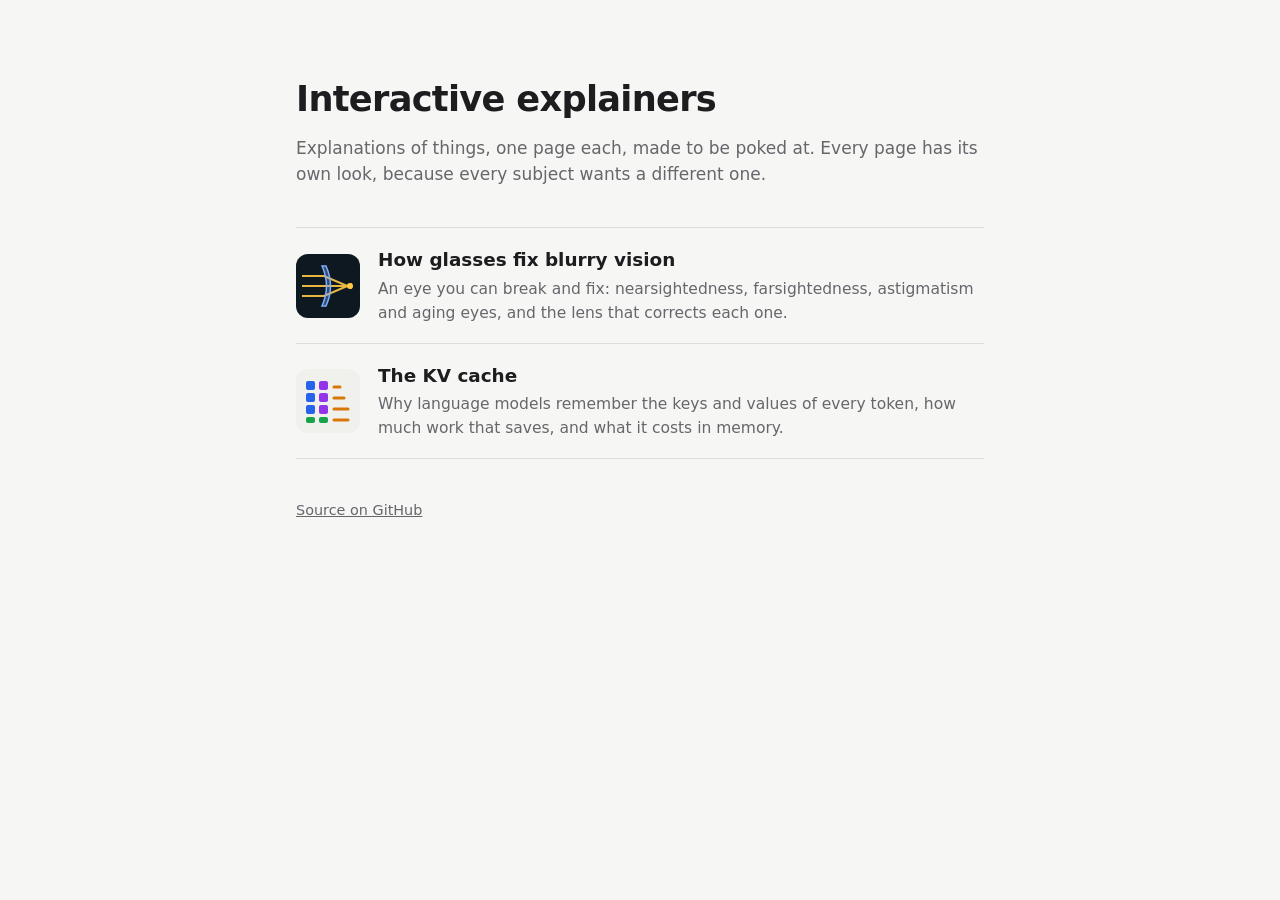
<file: index.html>
<!doctype html>
<html lang="en">
<head>
  <meta charset="utf-8" />
  <meta name="viewport" content="width=device-width, initial-scale=1" />
  <title>Interactive Explainers</title>
  <meta name="description" content="Interactive explanations of things, one page each, made to be poked at." />
  <link rel="icon" href="data:image/svg+xml,%3Csvg xmlns='http://www.w3.org/2000/svg' viewBox='0 0 32 32'%3E%3Ccircle cx='16' cy='16' r='12' fill='none' stroke='%23555' stroke-width='3'/%3E%3Ccircle cx='16' cy='16' r='4' fill='%23555'/%3E%3C/svg%3E" />
  <style>
    :root {
      --bg: #f6f6f5; --fg: #1d1d1f; --muted: #66666b; --line: #deddda; --hover: #ffffff;
      color-scheme: light;
    }
    @media (prefers-color-scheme: dark) {
      :root:not([data-theme="light"]) { --bg: #141416; --fg: #ececee; --muted: #9a9aa2; --line: #2c2c31; --hover: #1d1d21; color-scheme: dark; }
    }
    :root[data-theme="dark"] { --bg: #141416; --fg: #ececee; --muted: #9a9aa2; --line: #2c2c31; --hover: #1d1d21; color-scheme: dark; }
    * { box-sizing: border-box; }
    body {
      margin: 0; background: var(--bg); color: var(--fg);
      font: 17px/1.55 ui-sans-serif, system-ui, -apple-system, "Segoe UI", sans-serif;
    }
    main { max-width: 720px; margin: 0 auto; padding: 72px 16px 64px; }
    h1 { font-size: 2.2rem; letter-spacing: -0.02em; margin: 0 0 8px; }
    .intro { color: var(--muted); margin: 0 0 40px; }
    ul { list-style: none; margin: 0; padding: 0; border-top: 1px solid var(--line); }
    li { border-bottom: 1px solid var(--line); }
    li a {
      display: grid; grid-template-columns: 64px 1fr; gap: 18px; align-items: center;
      padding: 18px 12px; margin: 0 -12px; color: inherit; text-decoration: none; border-radius: 10px;
    }
    li a:hover { background: var(--hover); }
    li a:focus-visible { outline: 3px solid currentColor; outline-offset: 2px; }
    li img { width: 64px; height: 64px; display: block; }
    li h2 { font-size: 1.15rem; margin: 0 0 2px; }
    li p { margin: 0; color: var(--muted); font-size: 0.97rem; }
    footer { margin-top: 40px; color: var(--muted); font-size: 0.9rem; }
    footer a { color: inherit; }
  </style>
</head>
<body>
  <main>
    <h1>Interactive explainers</h1>
    <p class="intro">Explanations of things, one page each, made to be poked at. Every page has its own look, because every subject wants a different one.</p>

    <!-- One <li> per explainer, newest first. Each lives in its own folder; see README.md. -->
    <ul>
      <li>
        <a href="lenses/">
          <img src="lenses/thumb.svg" alt="" />
          <div>
            <h2>How glasses fix blurry vision</h2>
            <p>An eye you can break and fix: nearsightedness, farsightedness, astigmatism and aging eyes, and the lens that corrects each one.</p>
          </div>
        </a>
      </li>
      <li>
        <a href="kv-cache/">
          <img src="kv-cache/thumb.svg" alt="" />
          <div>
            <h2>The KV cache</h2>
            <p>Why language models remember the keys and values of every token, how much work that saves, and what it costs in memory.</p>
          </div>
        </a>
      </li>
    </ul>

    <footer><a href="https://github.com/Mapharazzo/interactive">Source on GitHub</a></footer>
  </main>
</body>
</html>
</file>
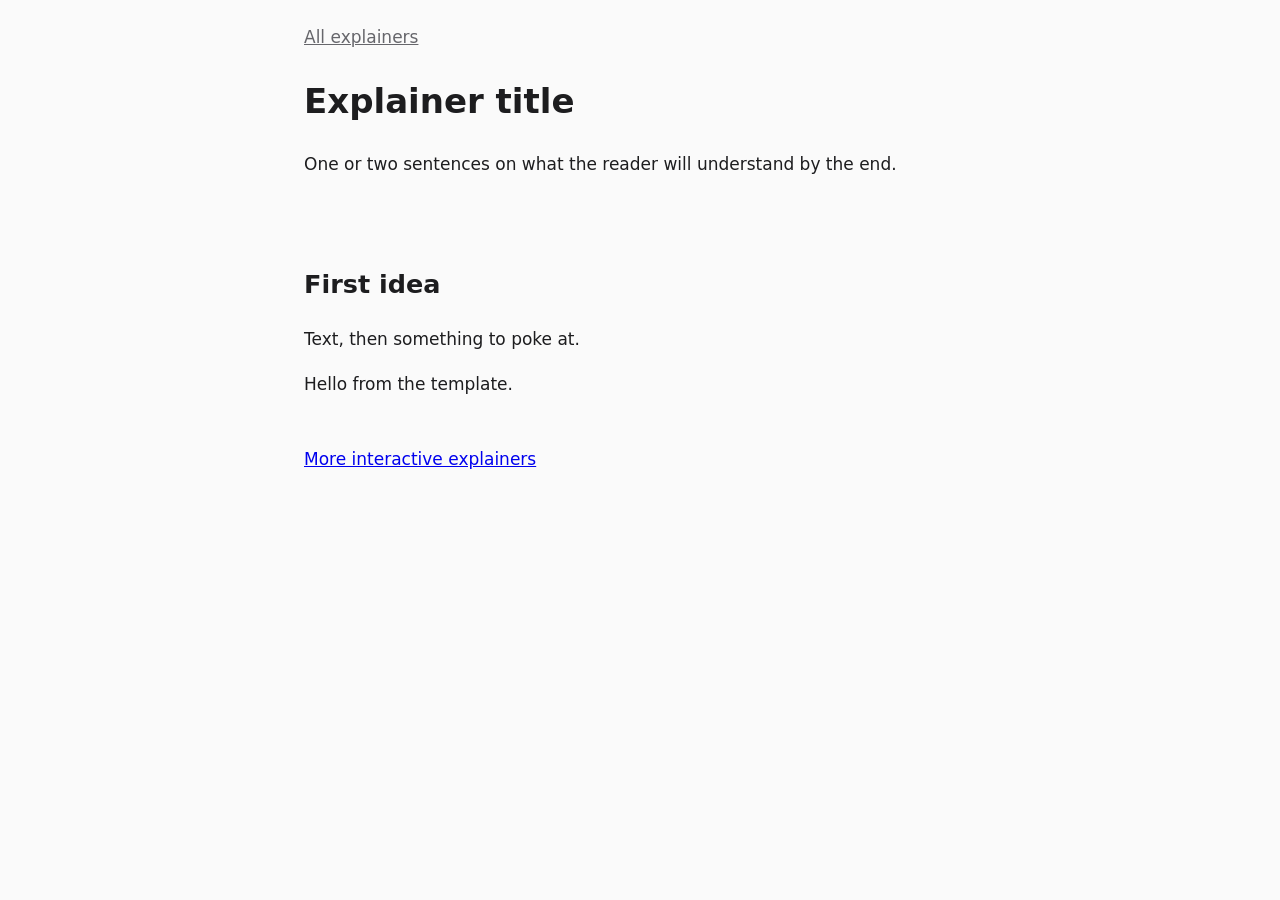
<file: _template/index.html>
<!doctype html>
<html lang="en">
<head>
  <meta charset="utf-8" />
  <meta name="viewport" content="width=device-width, initial-scale=1" />
  <title>Explainer Title</title>
  <meta name="description" content="One sentence on what this explains." />
  <link rel="icon" href="thumb.svg" type="image/svg+xml" />
  <link rel="stylesheet" href="style.css" />
</head>
<body>
  <header>
    <a class="home" href="../">All explainers</a>
    <h1>Explainer title</h1>
    <p>One or two sentences on what the reader will understand by the end.</p>
  </header>
  <main>
    <section>
      <h2>First idea</h2>
      <p>Text, then something to poke at.</p>
      <div id="demo"></div>
    </section>
  </main>
  <footer><a href="../">More interactive explainers</a></footer>
  <script type="module" src="js/main.js"></script>
</body>
</html>
</file>
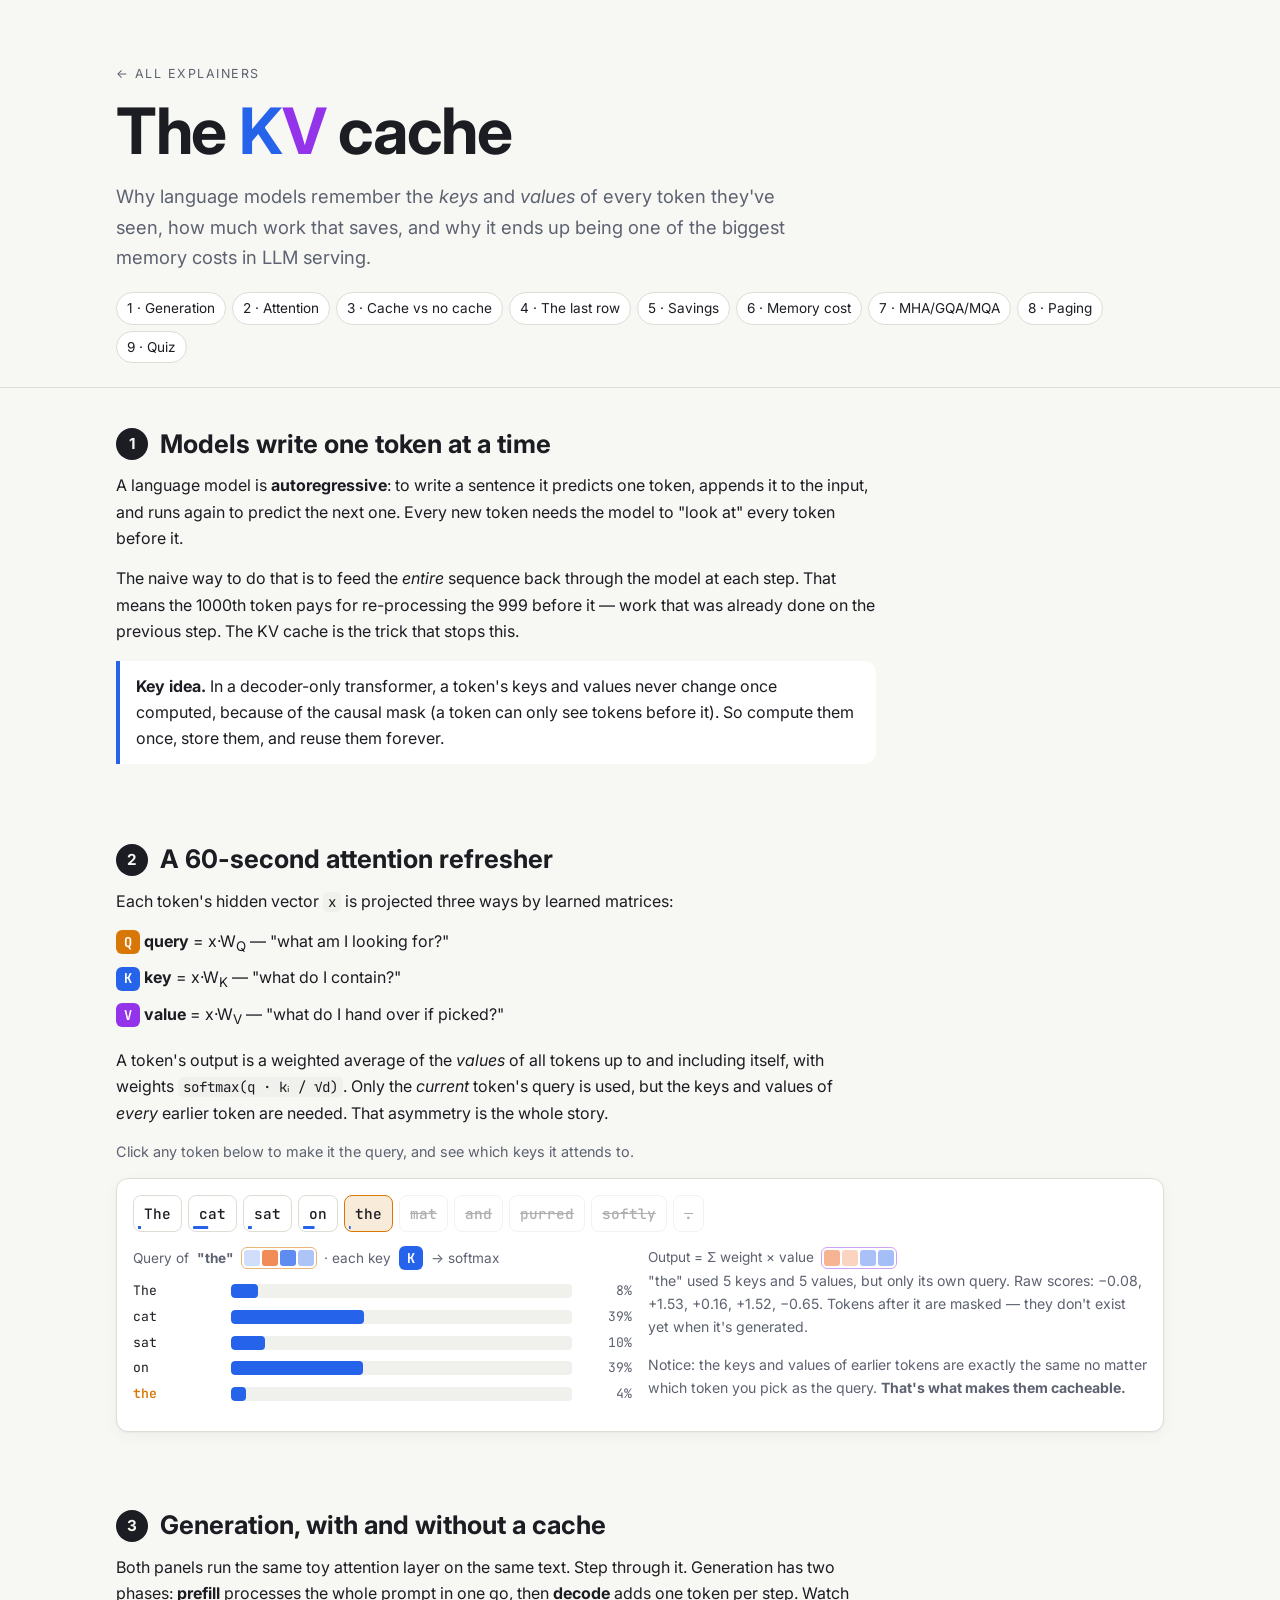
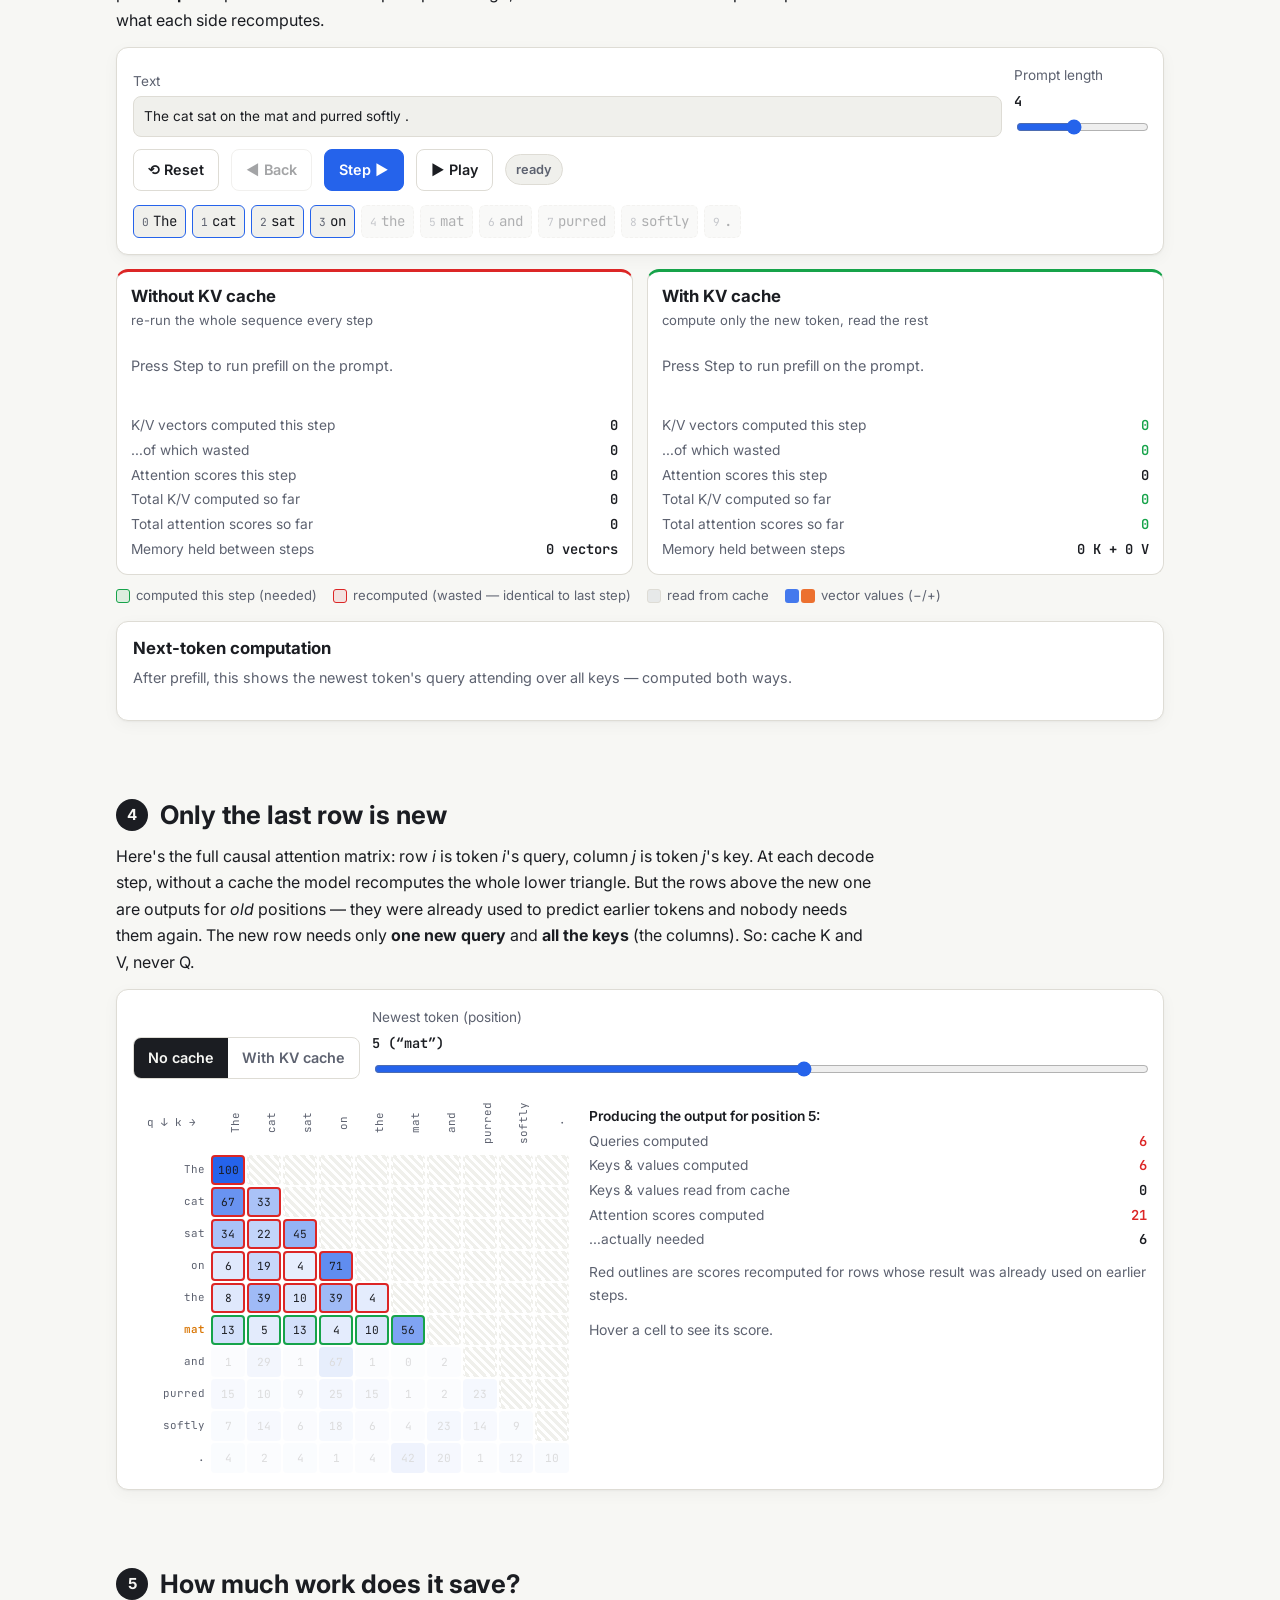
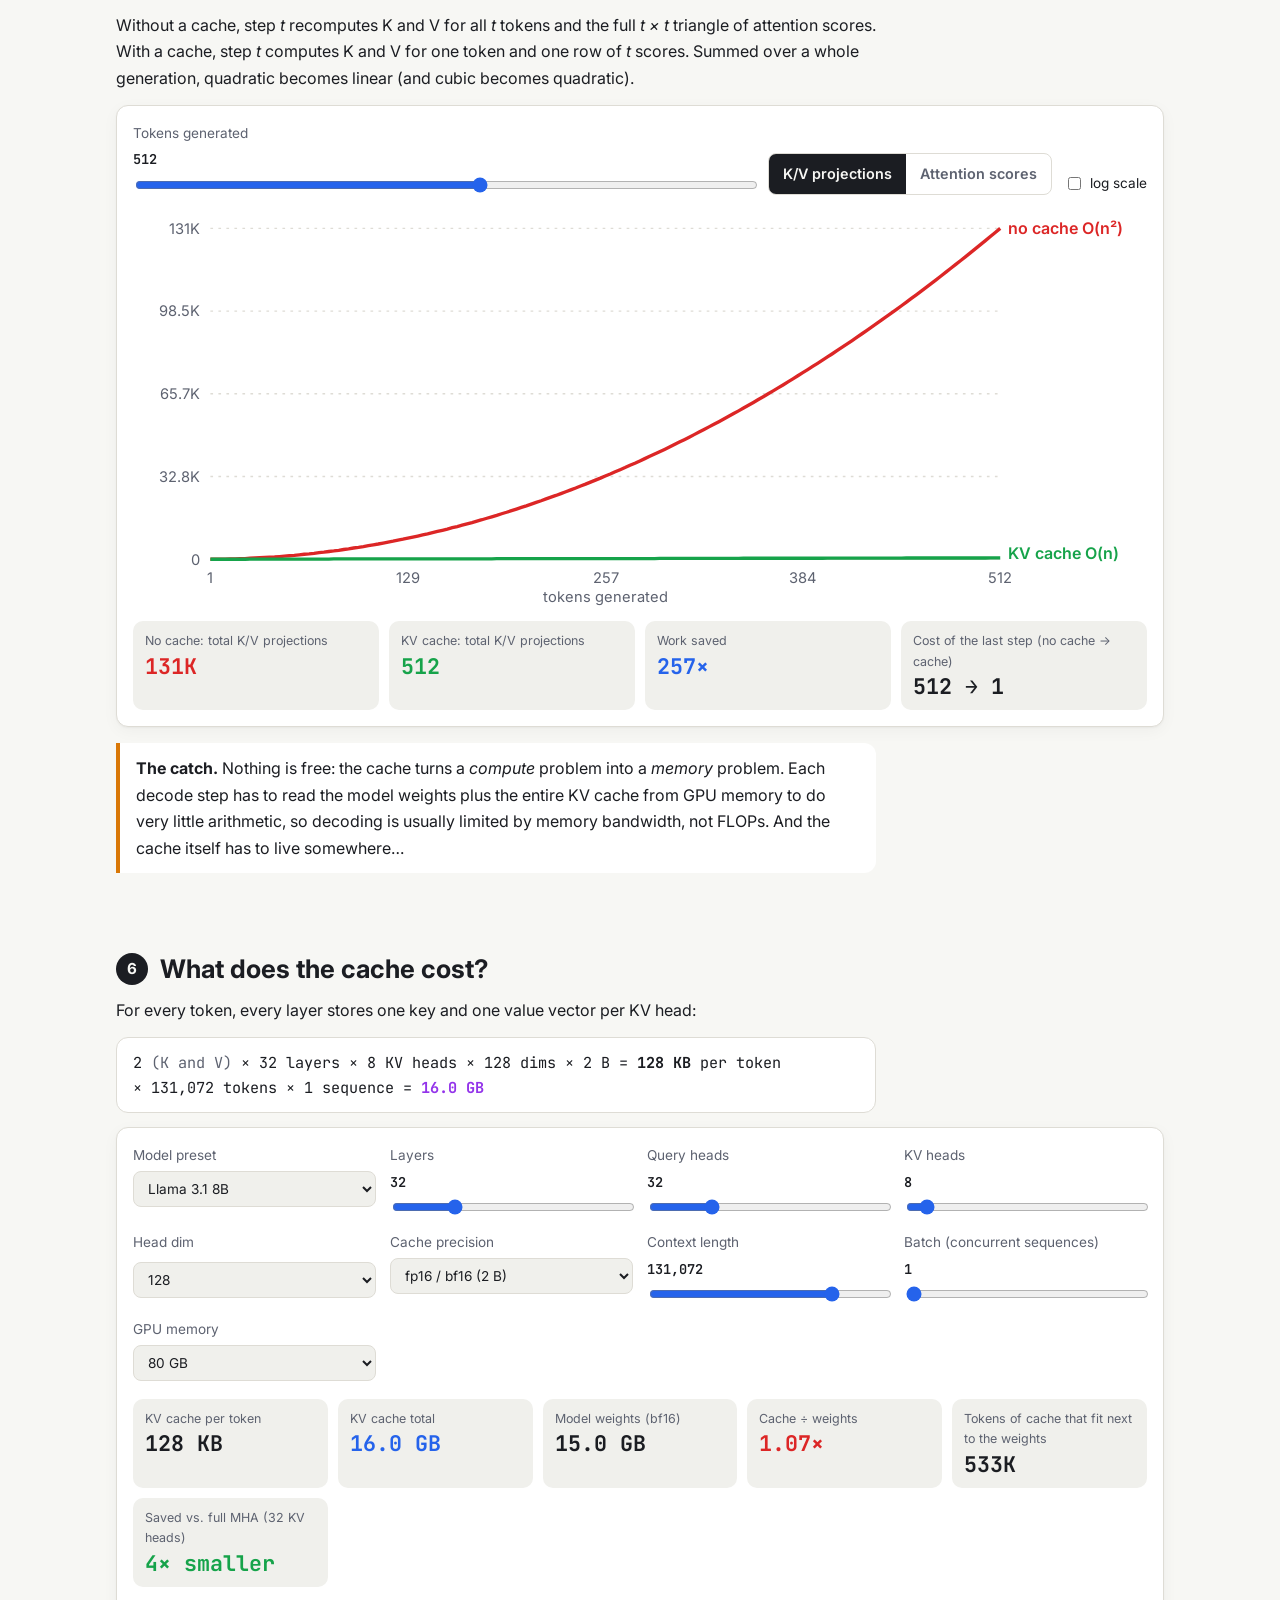
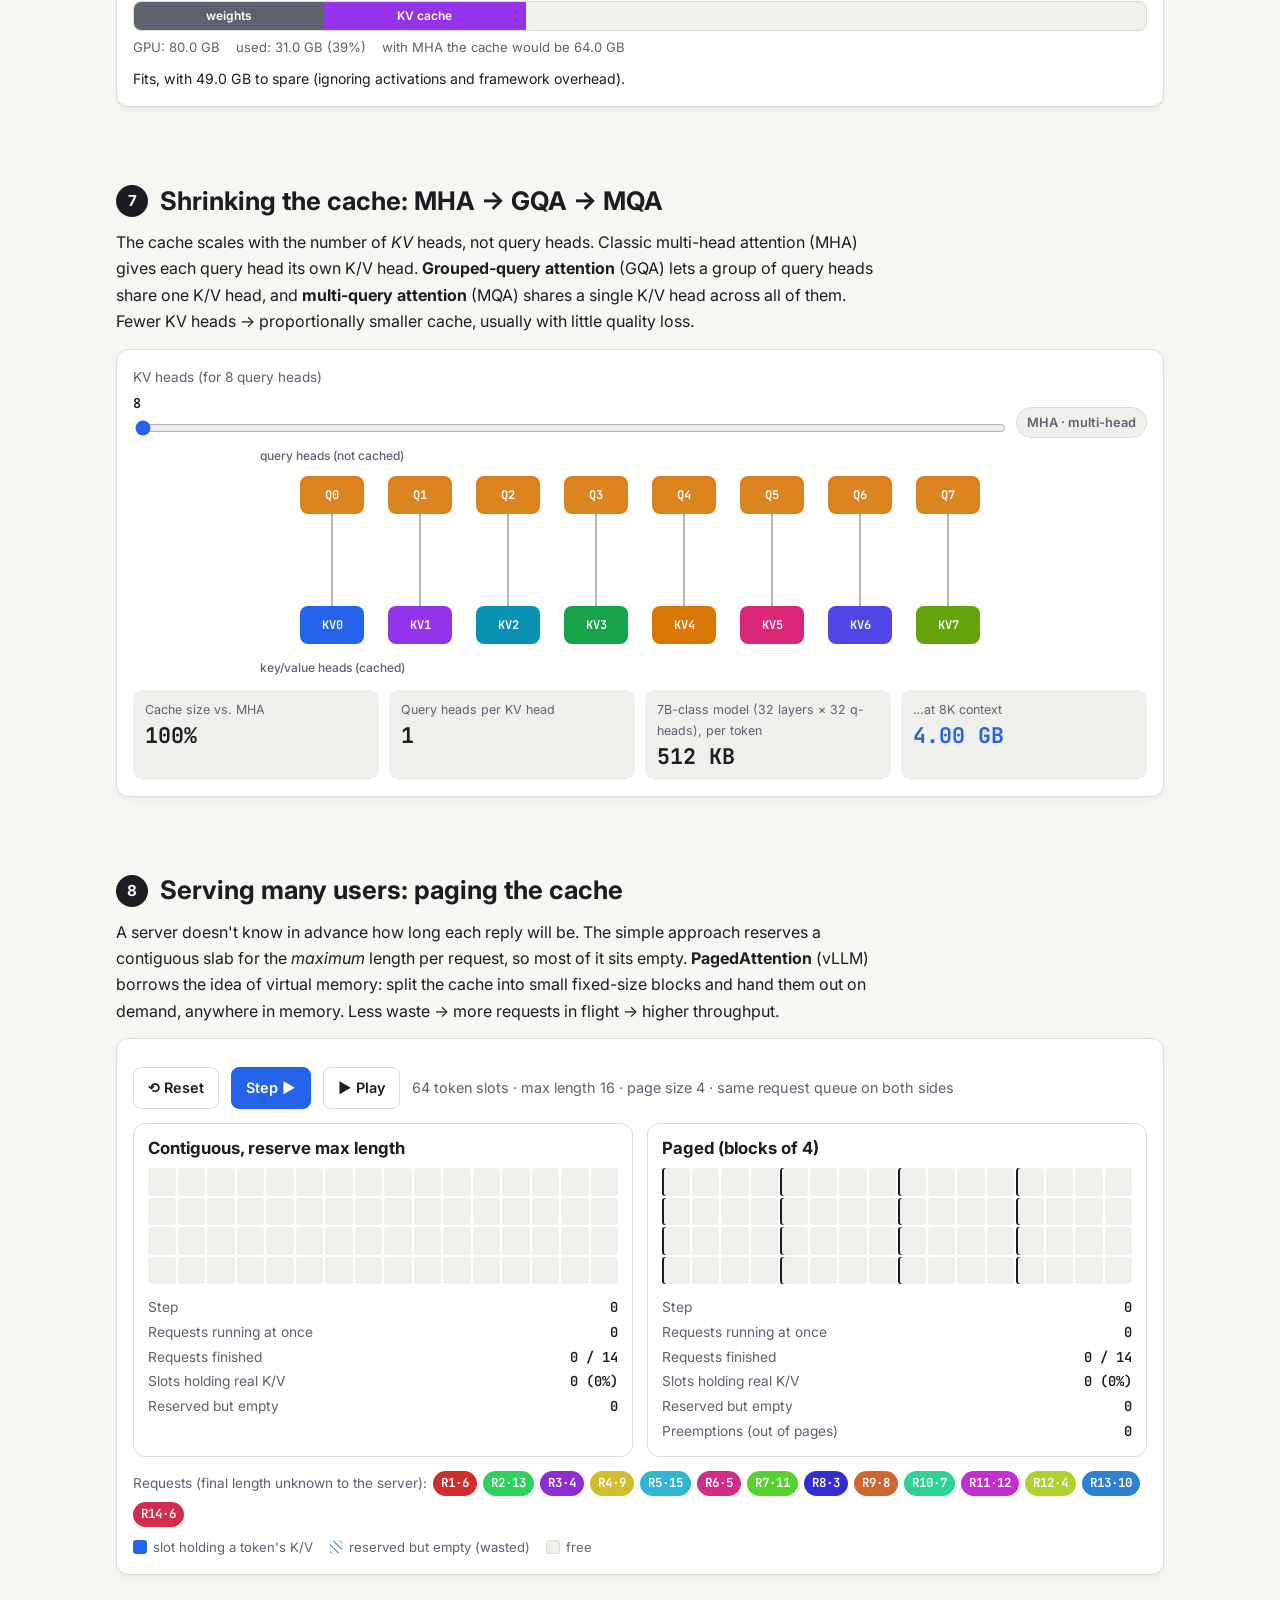
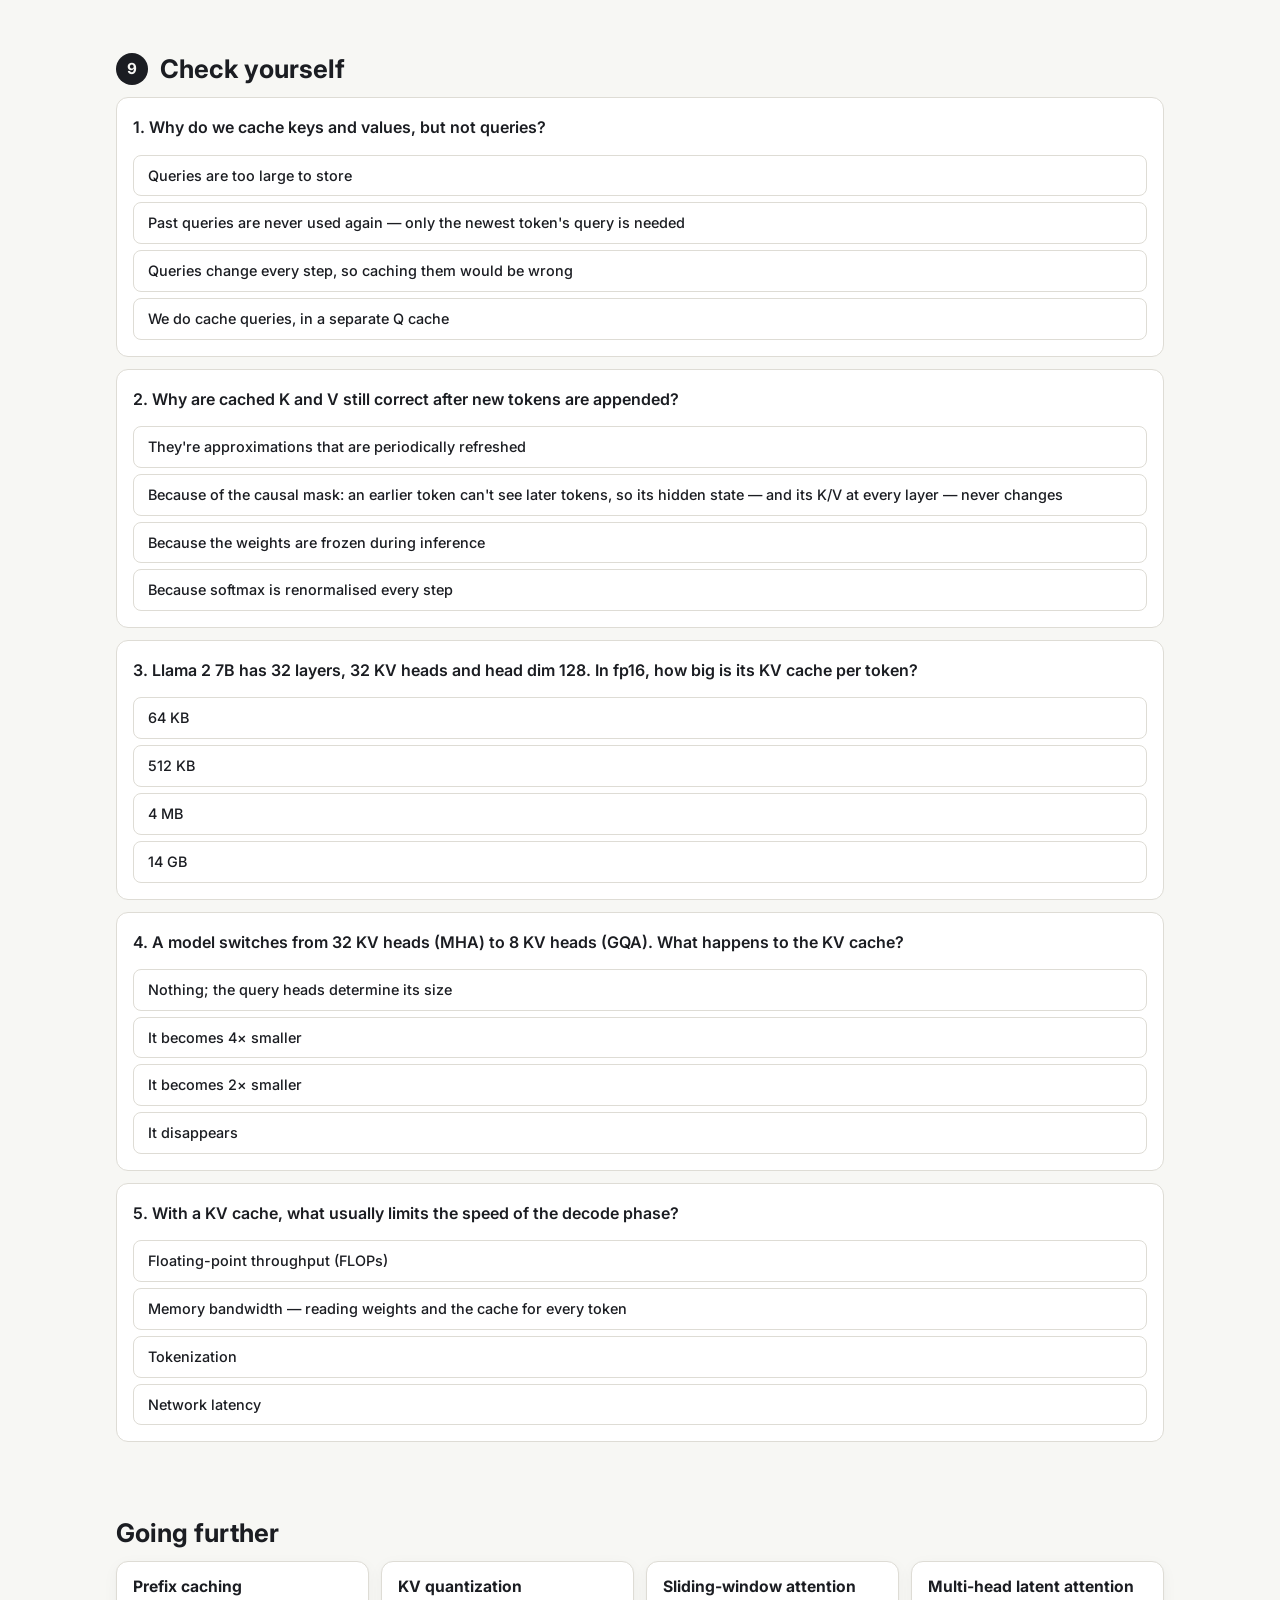
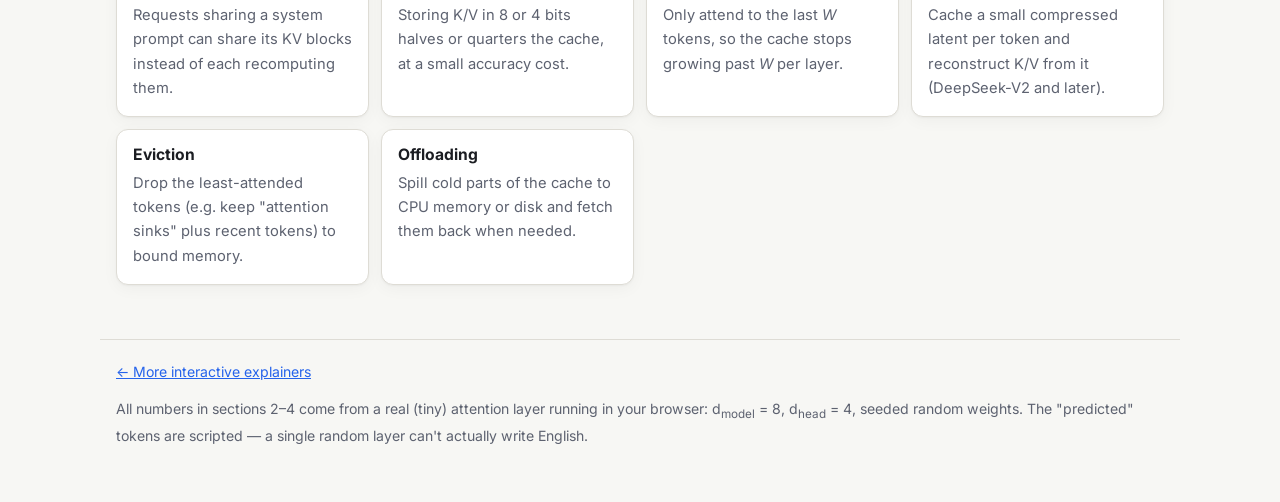
<file: kv-cache/index.html>
<!doctype html>
<html lang="en">
<head>
  <meta charset="utf-8" />
  <meta name="viewport" content="width=device-width, initial-scale=1" />
  <title>KV Cache, Interactively</title>
  <meta name="description" content="An interactive, step-by-step explanation of the KV cache in transformer language models: why it exists, what it saves, and what it costs." />
  <link rel="icon" href="data:image/svg+xml,%3Csvg xmlns='http://www.w3.org/2000/svg' viewBox='0 0 32 32'%3E%3Crect x='3' y='5' width='11' height='22' rx='2' fill='%232563eb'/%3E%3Crect x='18' y='5' width='11' height='22' rx='2' fill='%239333ea'/%3E%3C/svg%3E" />
  <link rel="preconnect" href="https://fonts.googleapis.com" />
  <link rel="preconnect" href="https://fonts.gstatic.com" crossorigin />
  <link href="https://fonts.googleapis.com/css2?family=Inter:wght@400;500;600;700&family=JetBrains+Mono:wght@400;600&display=swap" rel="stylesheet" />
  <link rel="stylesheet" href="css/style.css" />
</head>
<body>
  <header class="hero">
    <div class="wrap">
      <p class="eyebrow"><a class="home" href="../">All explainers</a></p>
      <h1>The <span class="k">K</span><span class="v">V</span> cache</h1>
      <p class="lede">
        Why language models remember the <em>keys</em> and <em>values</em> of every token they've seen,
        how much work that saves, and why it ends up being one of the biggest memory costs in LLM serving.
      </p>
      <nav class="toc" aria-label="Sections">
        <a href="#generation">1 · Generation</a>
        <a href="#attention">2 · Attention</a>
        <a href="#stepper">3 · Cache vs no cache</a>
        <a href="#matrix">4 · The last row</a>
        <a href="#compute">5 · Savings</a>
        <a href="#memory">6 · Memory cost</a>
        <a href="#gqa">7 · MHA/GQA/MQA</a>
        <a href="#paged">8 · Paging</a>
        <a href="#quiz">9 · Quiz</a>
      </nav>
    </div>
  </header>

  <main class="wrap">
    <!-- 1 -->
    <section id="generation">
      <h2><span class="num">1</span> Models write one token at a time</h2>
      <p>
        A language model is <strong>autoregressive</strong>: to write a sentence it predicts one token, appends it
        to the input, and runs again to predict the next one. Every new token needs the model to "look at" every
        token before it.
      </p>
      <p>
        The naive way to do that is to feed the <em>entire</em> sequence back through the model at each step.
        That means the 1000th token pays for re-processing the 999 before it — work that was already done
        on the previous step. The KV cache is the trick that stops this.
      </p>
      <div class="callout">
        <strong>Key idea.</strong> In a decoder-only transformer, a token's keys and values never change once
        computed, because of the causal mask (a token can only see tokens before it). So compute them once,
        store them, and reuse them forever.
      </div>
    </section>

    <!-- 2 -->
    <section id="attention">
      <h2><span class="num">2</span> A 60-second attention refresher</h2>
      <p>
        Each token's hidden vector <code>x</code> is projected three ways by learned matrices:
      </p>
      <div class="qkv-legend">
        <div><span class="chip q">Q</span> <b>query</b> = x·W<sub>Q</sub> — "what am I looking for?"</div>
        <div><span class="chip k">K</span> <b>key</b> = x·W<sub>K</sub> — "what do I contain?"</div>
        <div><span class="chip v">V</span> <b>value</b> = x·W<sub>V</sub> — "what do I hand over if picked?"</div>
      </div>
      <p>
        A token's output is a weighted average of the <em>values</em> of all tokens up to and including itself,
        with weights <code>softmax(q · kᵢ / √d)</code>. Only the <em>current</em> token's query is used, but
        the keys and values of <em>every</em> earlier token are needed. That asymmetry is the whole story.
      </p>
      <p class="hint">Click any token below to make it the query, and see which keys it attends to.</p>
      <div id="attn-explorer" class="card"></div>
    </section>

    <!-- 3 -->
    <section id="stepper">
      <h2><span class="num">3</span> Generation, with and without a cache</h2>
      <p>
        Both panels run the same toy attention layer on the same text. Step through it. Generation has two phases:
        <strong>prefill</strong> processes the whole prompt in one go, then <strong>decode</strong> adds one token per step.
        Watch what each side recomputes.
      </p>
      <div class="card controls-card">
        <div class="row wrap-row">
          <label class="grow">Text
            <input id="st-text" type="text" value="The cat sat on the mat and purred softly ." maxlength="120" />
          </label>
          <label>Prompt length <output id="st-plen-out">4</output>
            <input id="st-plen" type="range" min="1" max="8" value="4" />
          </label>
        </div>
        <div class="row buttons">
          <button id="st-reset" class="ghost" title="Reset">⟲ Reset</button>
          <button id="st-back" class="ghost" title="Previous step">◀ Back</button>
          <button id="st-step" class="primary" title="Next step">Step ▶</button>
          <button id="st-play" class="ghost" title="Play / pause">▶ Play</button>
          <span id="st-phase" class="phase-badge">ready</span>
        </div>
        <div id="st-sequence" class="sequence" aria-live="polite"></div>
      </div>

      <div class="panels">
        <div class="panel nocache">
          <div class="panel-head">
            <h3>Without KV cache</h3>
            <span class="sub">re-run the whole sequence every step</span>
          </div>
          <div id="st-nocache" class="kv-table"></div>
          <div id="st-nocache-stats" class="stats"></div>
        </div>
        <div class="panel cache">
          <div class="panel-head">
            <h3>With KV cache</h3>
            <span class="sub">compute only the new token, read the rest</span>
          </div>
          <div id="st-cache" class="kv-table"></div>
          <div id="st-cache-stats" class="stats"></div>
        </div>
      </div>

      <div class="legend">
        <span><i class="sw new"></i> computed this step (needed)</span>
        <span><i class="sw waste"></i> recomputed (wasted — identical to last step)</span>
        <span><i class="sw cached"></i> read from cache</span>
        <span><i class="sw neg"></i><i class="sw pos"></i> vector values (−/+)</span>
      </div>

      <div id="st-output" class="card output-card"></div>
    </section>

    <!-- 4 -->
    <section id="matrix">
      <h2><span class="num">4</span> Only the last row is new</h2>
      <p>
        Here's the full causal attention matrix: row <i>i</i> is token <i>i</i>'s query, column <i>j</i> is token
        <i>j</i>'s key. At each decode step, without a cache the model recomputes the whole lower triangle. But the
        rows above the new one are outputs for <em>old</em> positions — they were already used to predict earlier
        tokens and nobody needs them again. The new row needs only <strong>one new query</strong> and <strong>all the
        keys</strong> (the columns). So: cache K and V, never Q.
      </p>
      <div class="card">
        <div class="row wrap-row">
          <div class="seg" role="tablist" aria-label="Mode">
            <button id="mx-mode-nc" role="tab" aria-selected="true">No cache</button>
            <button id="mx-mode-c" role="tab" aria-selected="false">With KV cache</button>
          </div>
          <label class="grow">Newest token (position) <output id="mx-t-out">5</output>
            <input id="mx-t" type="range" min="0" max="9" value="5" />
          </label>
        </div>
        <div class="matrix-layout">
          <div id="mx-grid" class="matrix"></div>
          <div class="matrix-side">
            <div id="mx-stats" class="stats"></div>
            <div id="mx-tip" class="tip">Hover a cell to see its score.</div>
          </div>
        </div>
      </div>
    </section>

    <!-- 5 -->
    <section id="compute">
      <h2><span class="num">5</span> How much work does it save?</h2>
      <p>
        Without a cache, step <i>t</i> recomputes K and V for all <i>t</i> tokens and the full <i>t × t</i> triangle
        of attention scores. With a cache, step <i>t</i> computes K and V for one token and one row of <i>t</i> scores.
        Summed over a whole generation, quadratic becomes linear (and cubic becomes quadratic).
      </p>
      <div class="card">
        <div class="row wrap-row">
          <label class="grow">Tokens generated <output id="cp-n-out">512</output>
            <input id="cp-n" type="range" min="4" max="13" step="0.25" value="9" />
          </label>
          <div class="seg" role="tablist" aria-label="Metric">
            <button id="cp-m-kv" role="tab" aria-selected="true">K/V projections</button>
            <button id="cp-m-attn" role="tab" aria-selected="false">Attention scores</button>
          </div>
          <label class="check"><input id="cp-log" type="checkbox" /> log scale</label>
        </div>
        <div id="cp-chart" class="chart"></div>
        <div id="cp-summary" class="big-stats"></div>
      </div>
      <div class="callout warn">
        <strong>The catch.</strong> Nothing is free: the cache turns a <em>compute</em> problem into a
        <em>memory</em> problem. Each decode step has to read the model weights plus the entire KV cache from GPU
        memory to do very little arithmetic, so decoding is usually limited by memory bandwidth, not FLOPs. And the
        cache itself has to live somewhere…
      </div>
    </section>

    <!-- 6 -->
    <section id="memory">
      <h2><span class="num">6</span> What does the cache cost?</h2>
      <p>For every token, every layer stores one key and one value vector per KV head:</p>
      <div class="formula" id="mem-formula"></div>
      <div class="card">
        <div class="mem-grid">
          <label>Model preset
            <select id="mem-preset"></select>
          </label>
          <label>Layers <output id="mem-layers-out"></output>
            <input id="mem-layers" type="range" min="1" max="128" />
          </label>
          <label>Query heads <output id="mem-qheads-out"></output>
            <input id="mem-qheads" type="range" min="1" max="128" />
          </label>
          <label>KV heads <output id="mem-kvheads-out"></output>
            <input id="mem-kvheads" type="range" min="1" max="128" />
          </label>
          <label>Head dim <output id="mem-hdim-out"></output>
            <select id="mem-hdim"><option>64</option><option>80</option><option>96</option><option selected>128</option><option>256</option></select>
          </label>
          <label>Cache precision
            <select id="mem-dtype">
              <option value="4">fp32 (4 B)</option>
              <option value="2" selected>fp16 / bf16 (2 B)</option>
              <option value="1">fp8 / int8 (1 B)</option>
              <option value="0.5">int4 (0.5 B)</option>
            </select>
          </label>
          <label>Context length <output id="mem-seq-out"></output>
            <input id="mem-seq" type="range" min="7" max="20" step="0.25" value="13" />
          </label>
          <label>Batch (concurrent sequences) <output id="mem-batch-out"></output>
            <input id="mem-batch" type="range" min="0" max="8" step="1" value="0" />
          </label>
          <label>GPU memory
            <select id="mem-gpu">
              <option value="24">24 GB</option>
              <option value="48">48 GB</option>
              <option value="80" selected>80 GB</option>
              <option value="141">141 GB</option>
              <option value="192">192 GB</option>
            </select>
          </label>
        </div>
        <div id="mem-out" class="mem-out"></div>
        <div id="mem-bar" class="mem-bar"></div>
      </div>
    </section>

    <!-- 7 -->
    <section id="gqa">
      <h2><span class="num">7</span> Shrinking the cache: MHA → GQA → MQA</h2>
      <p>
        The cache scales with the number of <em>KV</em> heads, not query heads. Classic multi-head attention (MHA)
        gives each query head its own K/V head. <strong>Grouped-query attention</strong> (GQA) lets a group of query
        heads share one K/V head, and <strong>multi-query attention</strong> (MQA) shares a single K/V head across all
        of them. Fewer KV heads → proportionally smaller cache, usually with little quality loss.
      </p>
      <div class="card">
        <div class="row wrap-row">
          <label class="grow">KV heads (for 8 query heads) <output id="gqa-out">8</output>
            <input id="gqa-kv" type="range" min="0" max="3" step="1" value="0" />
          </label>
          <span id="gqa-name" class="phase-badge"></span>
        </div>
        <div id="gqa-svg" class="gqa-svg"></div>
        <div id="gqa-stats" class="big-stats"></div>
      </div>
    </section>

    <!-- 8 -->
    <section id="paged">
      <h2><span class="num">8</span> Serving many users: paging the cache</h2>
      <p>
        A server doesn't know in advance how long each reply will be. The simple approach reserves a contiguous slab
        for the <em>maximum</em> length per request, so most of it sits empty. <strong>PagedAttention</strong> (vLLM)
        borrows the idea of virtual memory: split the cache into small fixed-size blocks and hand them out on demand,
        anywhere in memory. Less waste → more requests in flight → higher throughput.
      </p>
      <div class="card">
        <div class="row buttons">
          <button id="pg-reset" class="ghost">⟲ Reset</button>
          <button id="pg-step" class="primary">Step ▶</button>
          <button id="pg-play" class="ghost">▶ Play</button>
          <span class="hint">64 token slots · max length 16 · page size 4 · same request queue on both sides</span>
        </div>
        <div class="panels">
          <div class="panel">
            <div class="panel-head"><h3>Contiguous, reserve max length</h3></div>
            <div id="pg-contig" class="mem-grid-cells"></div>
            <div id="pg-contig-stats" class="stats"></div>
          </div>
          <div class="panel">
            <div class="panel-head"><h3>Paged (blocks of 4)</h3></div>
            <div id="pg-paged" class="mem-grid-cells"></div>
            <div id="pg-paged-stats" class="stats"></div>
          </div>
        </div>
        <div id="pg-queue" class="queue"></div>
        <div class="legend">
          <span><i class="sw solid"></i> slot holding a token's K/V</span>
          <span><i class="sw hatch"></i> reserved but empty (wasted)</span>
          <span><i class="sw free"></i> free</span>
        </div>
      </div>
    </section>

    <!-- 9 -->
    <section id="quiz">
      <h2><span class="num">9</span> Check yourself</h2>
      <div id="quiz-root"></div>
    </section>

    <section id="beyond">
      <h2>Going further</h2>
      <div class="cards">
        <div class="card mini"><h4>Prefix caching</h4><p>Requests sharing a system prompt can share its KV blocks instead of each recomputing them.</p></div>
        <div class="card mini"><h4>KV quantization</h4><p>Storing K/V in 8 or 4 bits halves or quarters the cache, at a small accuracy cost.</p></div>
        <div class="card mini"><h4>Sliding-window attention</h4><p>Only attend to the last <i>W</i> tokens, so the cache stops growing past <i>W</i> per layer.</p></div>
        <div class="card mini"><h4>Multi-head latent attention</h4><p>Cache a small compressed latent per token and reconstruct K/V from it (DeepSeek-V2 and later).</p></div>
        <div class="card mini"><h4>Eviction</h4><p>Drop the least-attended tokens (e.g. keep "attention sinks" plus recent tokens) to bound memory.</p></div>
        <div class="card mini"><h4>Offloading</h4><p>Spill cold parts of the cache to CPU memory or disk and fetch them back when needed.</p></div>
      </div>
    </section>
  </main>

  <footer class="wrap foot">
    <p><a href="../">← More interactive explainers</a></p>
    <p>
      All numbers in sections 2–4 come from a real (tiny) attention layer running in your browser:
      d<sub>model</sub> = 8, d<sub>head</sub> = 4, seeded random weights. The "predicted" tokens are scripted —
      a single random layer can't actually write English.
    </p>
  </footer>

  <script type="module" src="js/main.js"></script>
</body>
</html>
</file>
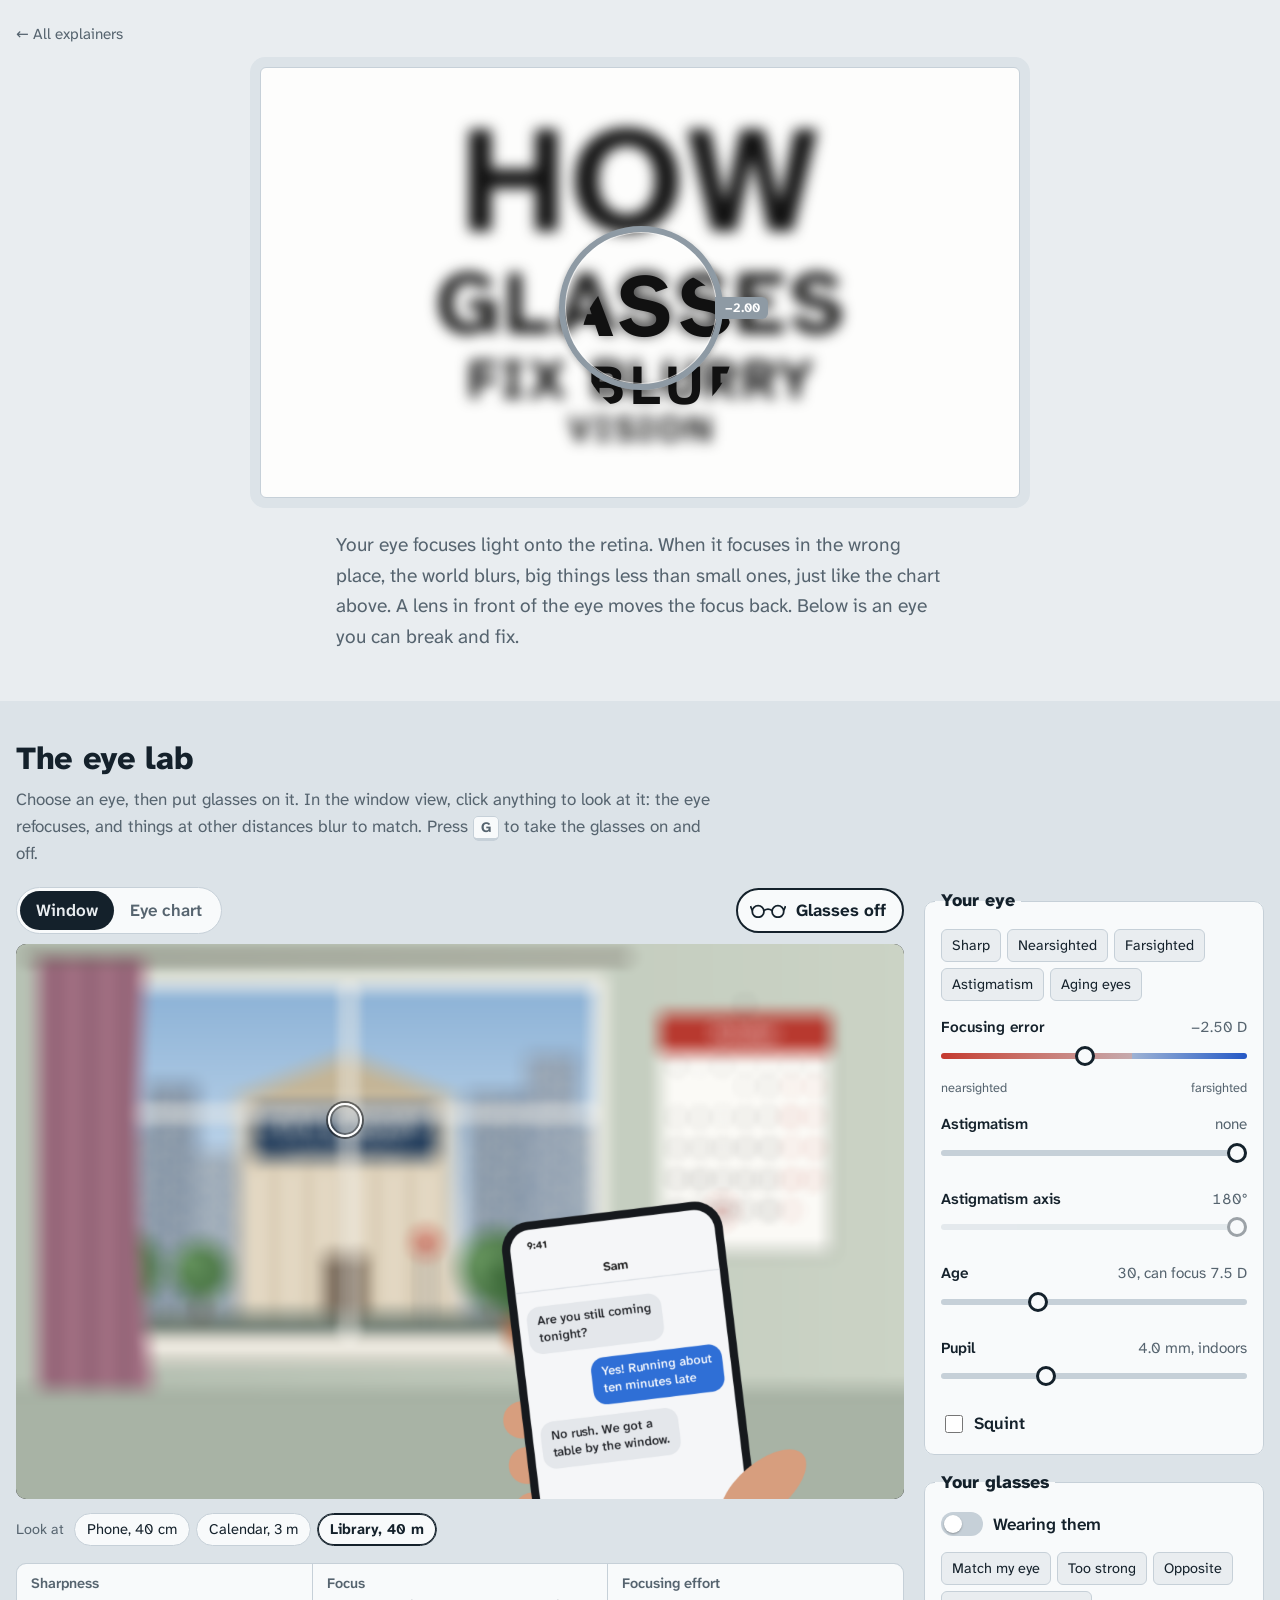
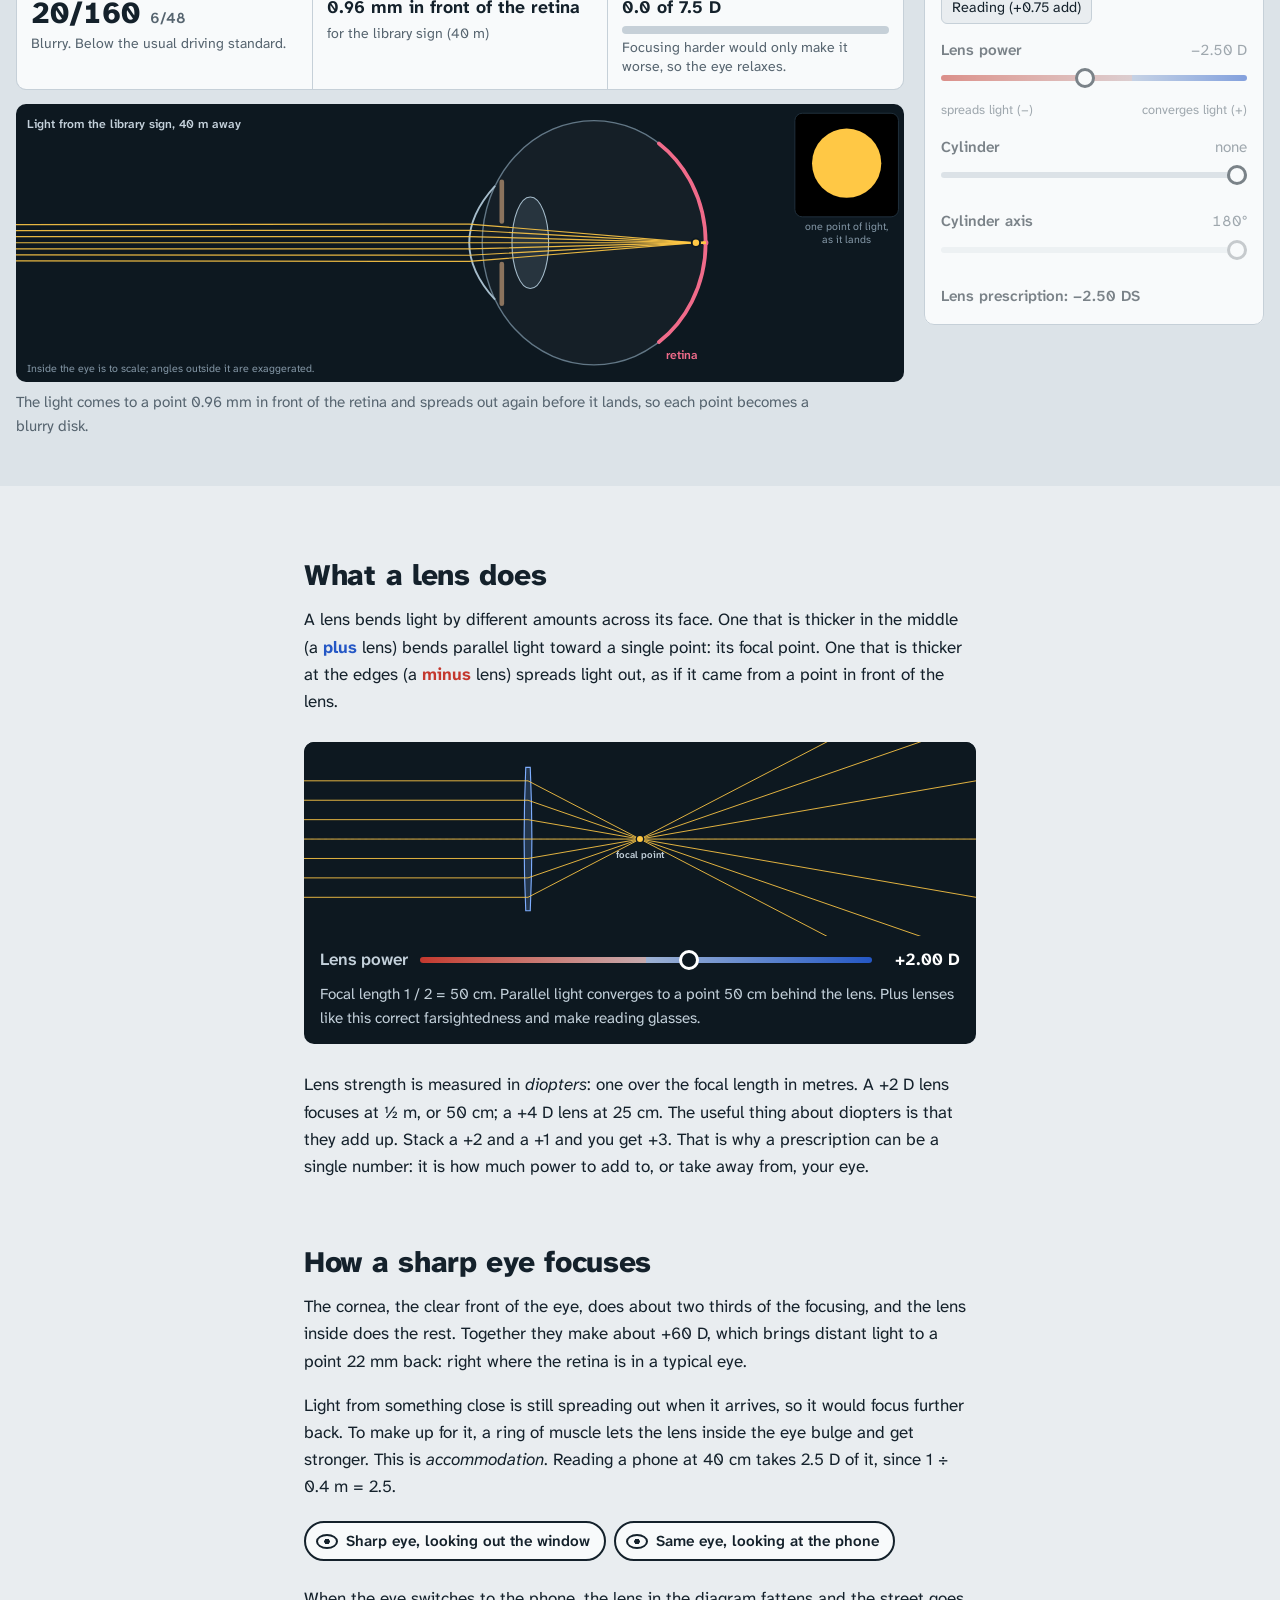
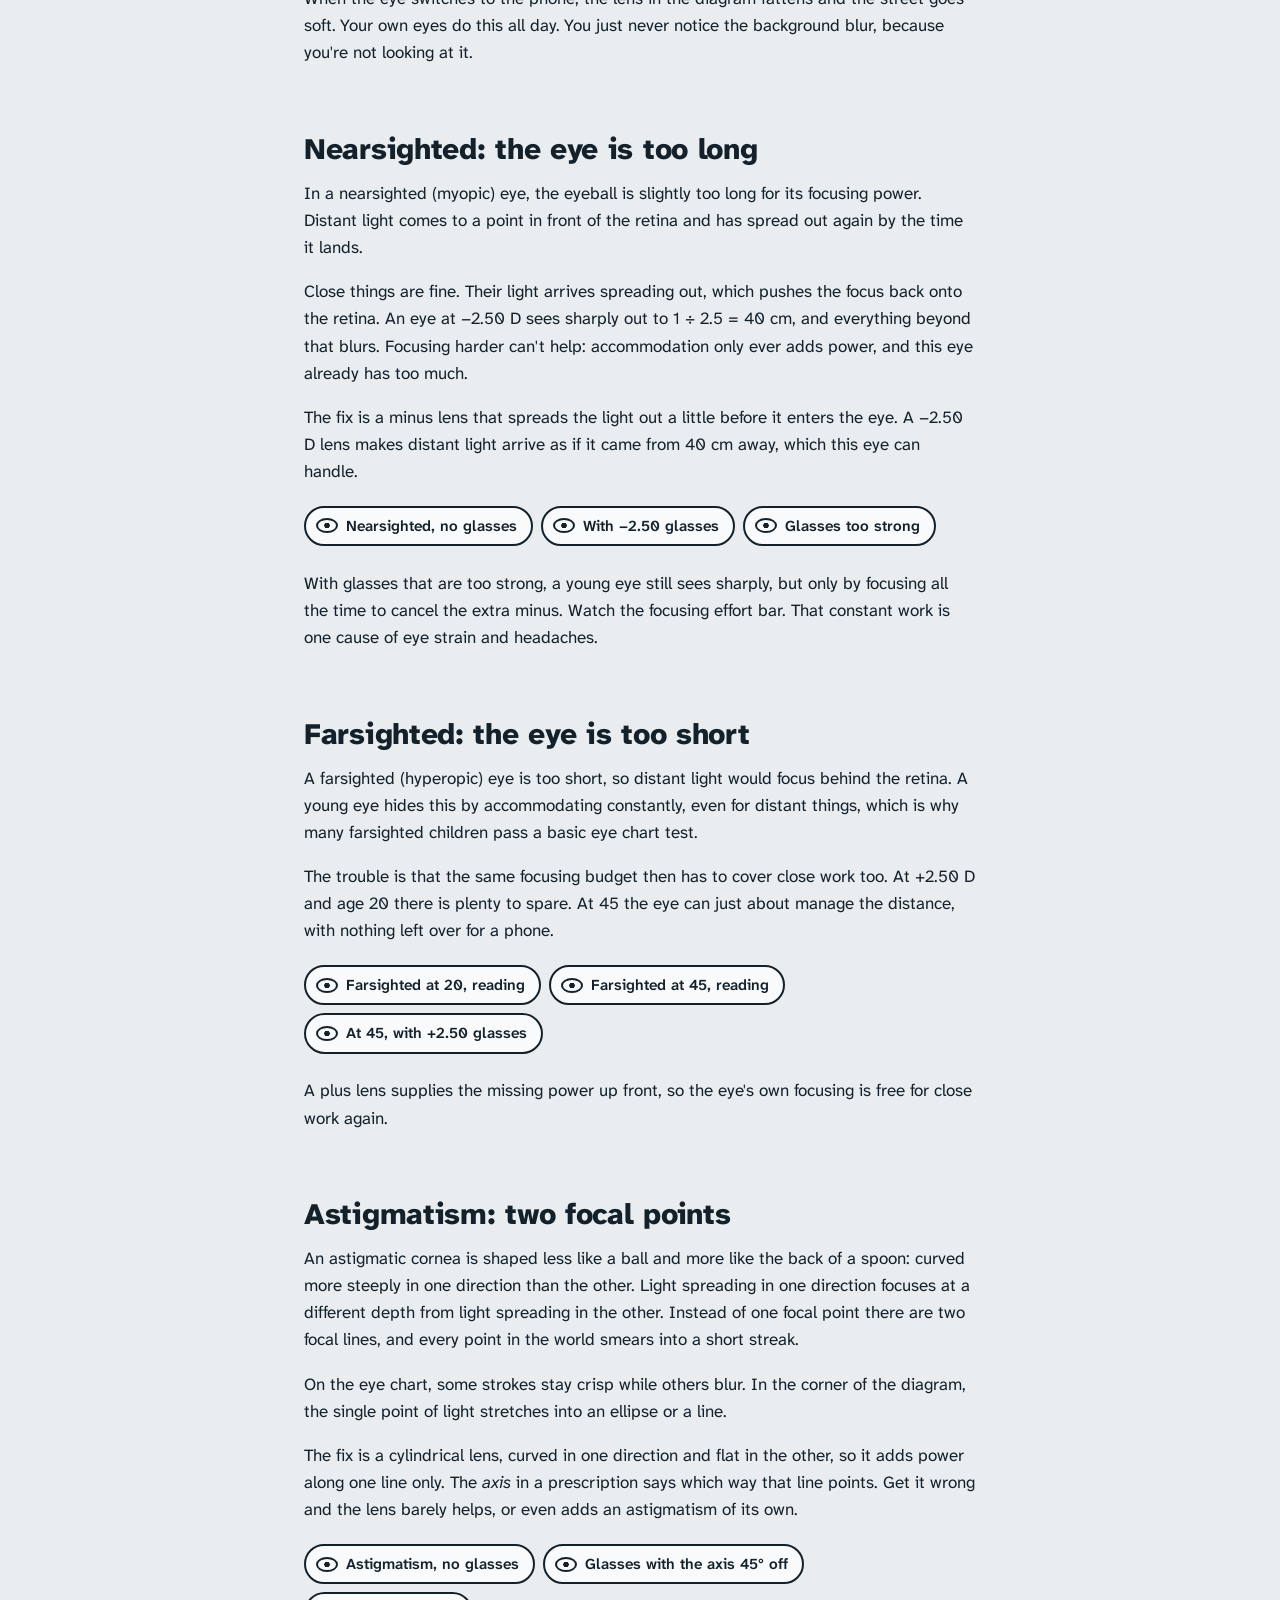
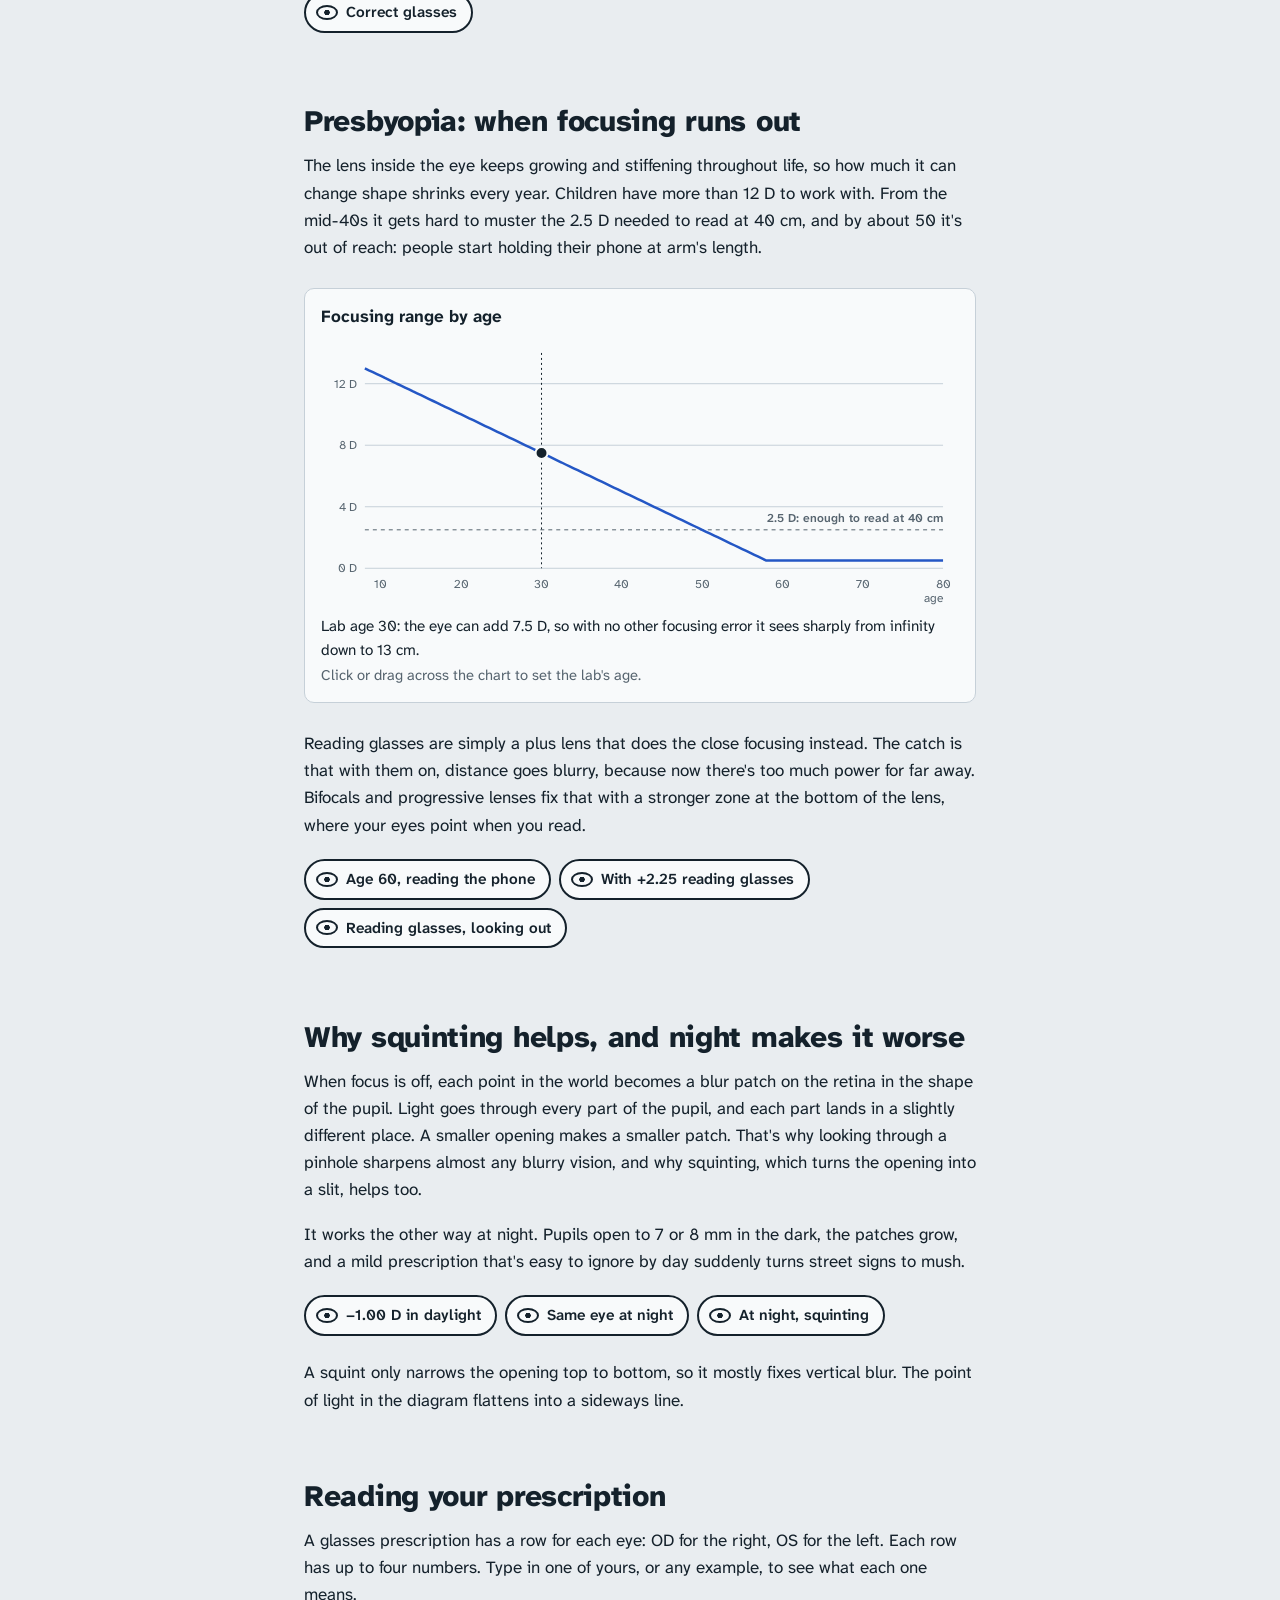
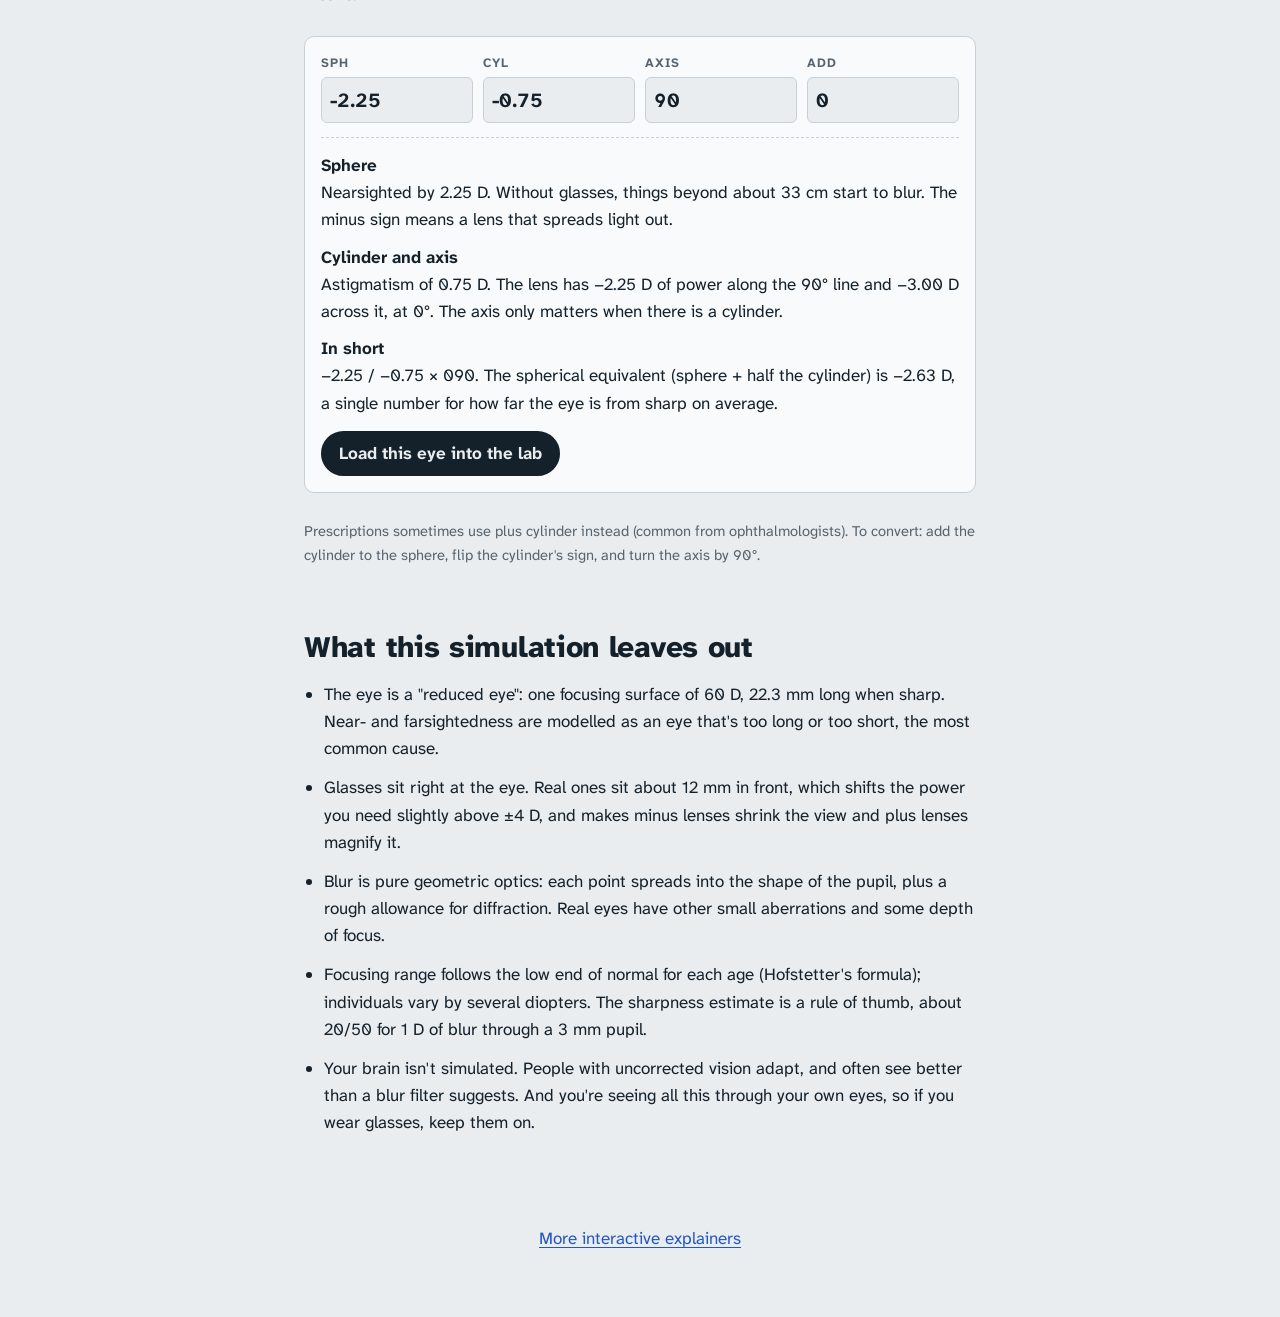
<file: lenses/index.html>
<!doctype html>
<html lang="en">
<head>
  <meta charset="utf-8" />
  <meta name="viewport" content="width=device-width, initial-scale=1" />
  <title>How Glasses Work</title>
  <meta name="description" content="An interactive eye you can break and fix: nearsightedness, farsightedness, astigmatism and presbyopia, and how lenses correct each one." />
  <link rel="icon" href="thumb.svg" type="image/svg+xml" />
  <link rel="preconnect" href="https://fonts.googleapis.com" />
  <link rel="preconnect" href="https://fonts.gstatic.com" crossorigin />
  <link href="https://fonts.googleapis.com/css2?family=Atkinson+Hyperlegible+Next:ital,wght@0,400;0,600;0,700;0,800;1,400&display=swap" rel="stylesheet" />
  <link rel="stylesheet" href="css/lenses.css" />
</head>
<body>
  <header class="hero">
    <a class="home" href="../">All explainers</a>
    <div class="hero-chart">
      <h1 class="chart-text sharp">
        <span class="r1">HOW</span>
        <span class="r2">GLASSES</span>
        <span class="r3">FIX BLURRY</span>
        <span class="r4">VISION</span>
      </h1>
      <div class="chart-text blurred" aria-hidden="true">
        <span class="r1">HOW</span>
        <span class="r2">GLASSES</span>
        <span class="r3">FIX BLURRY</span>
        <span class="r4">VISION</span>
      </div>
      <div class="loupe" tabindex="0" role="img" aria-label="A lens over the chart. Move it with the pointer or the arrow keys."></div>
    </div>
    <p class="lede">
      Your eye focuses light onto the retina. When it focuses in the wrong place, the world blurs, big things
      less than small ones, just like the chart above. A lens in front of the eye moves the focus back.
      Below is an eye you can break and fix.
    </p>
  </header>

  <main>
    <!-- The lab -->
    <section id="lab" class="lab" data-view="scene">
      <div class="lab-head">
        <h2>The eye lab</h2>
        <p>
          Choose an eye, then put glasses on it. In the window view, click anything to look at it: the eye
          refocuses, and things at other distances blur to match. Press <kbd>G</kbd> to take the glasses on and off.
        </p>
      </div>
      <div class="lab-grid">
        <div class="stage">
          <div class="viewer">
            <div class="viewer-bar">
              <div class="seg" role="tablist" aria-label="What to look at">
                <button type="button" role="tab" data-view="scene">Window</button>
                <button type="button" role="tab" data-view="chart">Eye chart</button>
              </div>
              <button type="button" id="glasses-toggle" class="glasses-btn" aria-pressed="false">
                <svg viewBox="0 0 40 16" aria-hidden="true"><circle cx="9" cy="9" r="6.5" /><circle cx="31" cy="9" r="6.5" /><path d="M15.5 8 q4.5 -3 9 0 M2.5 8 L0.5 3 M37.5 8 L39.5 3" /></svg>
                <span>Glasses off</span>
              </button>
            </div>
            <div class="screen">
              <canvas id="view-canvas" role="img" aria-label="What this eye sees, given the settings below"></canvas>
              <div class="overlay" id="view-overlay"></div>
            </div>
            <div class="viewer-foot">
              <div class="look-bar" role="group" aria-label="Look at">
                <span class="foot-label">Look at</span>
                <button type="button" data-look="near">Phone, 40 cm</button>
                <button type="button" data-look="room">Calendar, 3 m</button>
                <button type="button" data-look="far">Library, 40 m</button>
              </div>
              <label class="dist-bar">
                <span class="foot-label">Chart distance</span>
                <input type="range" id="chart-distance" min="0" max="100" step="0.5" />
                <output id="chart-distance-out"></output>
              </label>
            </div>
          </div>

          <div class="readouts" aria-live="polite">
            <div class="ro">
              <h3>Sharpness</h3>
              <p class="ro-big"><span id="ro-acuity"></span> <small id="ro-acuity-metric"></small></p>
              <p class="ro-note" id="ro-acuity-note"></p>
            </div>
            <div class="ro">
              <h3>Focus</h3>
              <p class="ro-mid" id="ro-focus"></p>
              <p class="ro-note">for <span id="ro-target"></span></p>
            </div>
            <div class="ro">
              <h3>Focusing effort</h3>
              <p class="ro-mid" id="ro-effort"></p>
              <div class="bar"><div id="ro-effort-bar"></div></div>
              <p class="ro-note" id="ro-effort-note"></p>
            </div>
          </div>

          <figure class="bench-fig">
            <svg id="bench" class="bench" role="img" aria-labelledby="bench-caption"></svg>
            <figcaption id="bench-caption"></figcaption>
          </figure>
        </div>

        <aside class="panel" id="panel" aria-label="Lab controls"></aside>
      </div>
    </section>

    <article class="text">
      <section id="lens">
        <h2>What a lens does</h2>
        <p>
          A lens bends light by different amounts across its face. One that is thicker in the middle (a
          <strong class="plus">plus</strong> lens) bends parallel light toward a single point: its focal point. One that
          is thicker at the edges (a <strong class="minus">minus</strong> lens) spreads light out, as if it came from
          a point in front of the lens.
        </p>
        <div class="widget bench-panel" id="lens-demo">
          <svg class="bench" role="img" aria-label="Parallel light passing through a lens"></svg>
          <label class="inline-ctl">
            <span>Lens power</span>
            <input type="range" class="signed" min="-10" max="10" step="0.25" value="2" style="--zero: 50%" />
            <output></output>
          </label>
          <p class="lens-note"></p>
        </div>
        <p>
          Lens strength is measured in <em>diopters</em>: one over the focal length in metres. A +2 D lens focuses
          at ½ m, or 50 cm; a +4 D lens at 25 cm. The useful thing about diopters is that they add up. Stack a
          +2 and a +1 and you get +3. That is why a prescription can be a single number: it is how much power to
          add to, or take away from, your eye.
        </p>
      </section>

      <section id="eye">
        <h2>How a sharp eye focuses</h2>
        <p>
          The cornea, the clear front of the eye, does about two thirds of the focusing, and the lens inside does the
          rest. Together they make about +60 D, which brings distant light to a point 22 mm back: right where the
          retina is in a typical eye.
        </p>
        <p>
          Light from something close is still spreading out when it arrives, so it would focus further back. To make
          up for it, a ring of muscle lets the lens inside the eye bulge and get stronger. This is
          <em>accommodation</em>. Reading a phone at 40 cm takes 2.5 D of it, since 1 ÷ 0.4 m = 2.5.
        </p>
        <p class="try">
          <button type="button" data-preset='{"eye":{"sph":0,"cyl":0,"axis":180,"age":25},"look":"far"}'>Sharp eye, looking out the window</button>
          <button type="button" data-preset='{"eye":{"sph":0,"cyl":0,"axis":180,"age":25},"look":"near"}'>Same eye, looking at the phone</button>
        </p>
        <p>
          When the eye switches to the phone, the lens in the diagram fattens and the street goes soft. Your own eyes
          do this all day. You just never notice the background blur, because you're not looking at it.
        </p>
      </section>

      <section id="myopia">
        <h2>Nearsighted: the eye is too long</h2>
        <p>
          In a nearsighted (myopic) eye, the eyeball is slightly too long for its focusing power. Distant light comes
          to a point in front of the retina and has spread out again by the time it lands.
        </p>
        <p>
          Close things are fine. Their light arrives spreading out, which pushes the focus back onto the retina. An
          eye at −2.50 D sees sharply out to 1 ÷ 2.5 = 40 cm, and everything beyond that blurs. Focusing harder can't
          help: accommodation only ever adds power, and this eye already has too much.
        </p>
        <p>
          The fix is a minus lens that spreads the light out a little before it enters the eye. A −2.50 D lens makes
          distant light arrive as if it came from 40 cm away, which this eye can handle.
        </p>
        <p class="try">
          <button type="button" data-preset='{"eye":{"sph":-2.5,"cyl":0,"axis":180,"age":25},"glasses":{"sph":-2.5,"cyl":0,"axis":180},"look":"far"}'>Nearsighted, no glasses</button>
          <button type="button" data-preset='{"eye":{"sph":-2.5,"cyl":0,"axis":180,"age":25},"glasses":{"on":true,"sph":-2.5,"cyl":0,"axis":180},"look":"far"}'>With −2.50 glasses</button>
          <button type="button" data-preset='{"eye":{"sph":-2.5,"cyl":0,"axis":180,"age":25},"glasses":{"on":true,"sph":-3.75,"cyl":0,"axis":180},"look":"far"}'>Glasses too strong</button>
        </p>
        <p>
          With glasses that are too strong, a young eye still sees sharply, but only by focusing all the time to cancel
          the extra minus. Watch the focusing effort bar. That constant work is one cause of eye strain and headaches.
        </p>
      </section>

      <section id="hyperopia">
        <h2>Farsighted: the eye is too short</h2>
        <p>
          A farsighted (hyperopic) eye is too short, so distant light would focus behind the retina. A young eye hides
          this by accommodating constantly, even for distant things, which is why many farsighted children pass a basic
          eye chart test.
        </p>
        <p>
          The trouble is that the same focusing budget then has to cover close work too. At +2.50 D and age 20 there is
          plenty to spare. At 45 the eye can just about manage the distance, with nothing left over for a phone.
        </p>
        <p class="try">
          <button type="button" data-preset='{"eye":{"sph":2.5,"cyl":0,"axis":180,"age":20},"glasses":{"sph":2.5,"cyl":0,"axis":180},"look":"near"}'>Farsighted at 20, reading</button>
          <button type="button" data-preset='{"eye":{"sph":2.5,"cyl":0,"axis":180,"age":45},"glasses":{"sph":2.5,"cyl":0,"axis":180},"look":"near"}'>Farsighted at 45, reading</button>
          <button type="button" data-preset='{"eye":{"sph":2.5,"cyl":0,"axis":180,"age":45},"glasses":{"on":true,"sph":2.5,"cyl":0,"axis":180},"look":"near"}'>At 45, with +2.50 glasses</button>
        </p>
        <p>A plus lens supplies the missing power up front, so the eye's own focusing is free for close work again.</p>
      </section>

      <section id="astigmatism">
        <h2>Astigmatism: two focal points</h2>
        <p>
          An astigmatic cornea is shaped less like a ball and more like the back of a spoon: curved more steeply in one
          direction than the other. Light spreading in one direction focuses at a different depth from light spreading
          in the other. Instead of one focal point there are two focal lines, and every point in the world smears into
          a short streak.
        </p>
        <p>
          On the eye chart, some strokes stay crisp while others blur. In the corner of the diagram, the single point of
          light stretches into an ellipse or a line.
        </p>
        <p>
          The fix is a cylindrical lens, curved in one direction and flat in the other, so it adds power along one line
          only. The <em>axis</em> in a prescription says which way that line points. Get it wrong and the lens barely
          helps, or even adds an astigmatism of its own.
        </p>
        <p class="try">
          <button type="button" data-preset='{"eye":{"sph":0,"cyl":-1.75,"axis":180,"age":30},"glasses":{"sph":0,"cyl":-1.75,"axis":180},"view":"chart"}'>Astigmatism, no glasses</button>
          <button type="button" data-preset='{"eye":{"sph":0,"cyl":-1.75,"axis":180,"age":30},"glasses":{"on":true,"sph":0,"cyl":-1.75,"axis":135},"view":"chart"}'>Glasses with the axis 45° off</button>
          <button type="button" data-preset='{"eye":{"sph":0,"cyl":-1.75,"axis":180,"age":30},"glasses":{"on":true,"sph":0,"cyl":-1.75,"axis":180},"view":"chart"}'>Correct glasses</button>
        </p>
      </section>

      <section id="presbyopia">
        <h2>Presbyopia: when focusing runs out</h2>
        <p>
          The lens inside the eye keeps growing and stiffening throughout life, so how much it can change shape shrinks
          every year. Children have more than 12 D to work with. From the mid-40s it gets hard to
          muster the 2.5 D needed to read at 40 cm, and by about 50 it's out of reach: people start holding their phone
          at arm's length.
        </p>
        <figure class="widget chart-fig" id="age-chart">
          <figcaption>Focusing range by age</figcaption>
          <div class="chart-wrap">
            <svg role="img" aria-label="Line chart: focusing range falls from about 13 diopters at age 8 to 0.5 at age 58 and later. It crosses the 2.5 diopters needed for reading at about age 50."></svg>
            <div class="tip" hidden></div>
          </div>
          <p class="age-readout"></p>
          <p class="hint">Click or drag across the chart to set the lab's age.</p>
        </figure>
        <p>
          Reading glasses are simply a plus lens that does the close focusing instead. The catch is that with them on,
          distance goes blurry, because now there's too much power for far away. Bifocals and progressive lenses fix
          that with a stronger zone at the bottom of the lens, where your eyes point when you read.
        </p>
        <p class="try">
          <button type="button" data-preset='{"eye":{"sph":0,"cyl":0,"axis":180,"age":60},"glasses":{"sph":2.25,"cyl":0,"axis":180},"look":"near"}'>Age 60, reading the phone</button>
          <button type="button" data-preset='{"eye":{"sph":0,"cyl":0,"axis":180,"age":60},"glasses":{"on":true,"sph":2.25,"cyl":0,"axis":180},"look":"near"}'>With +2.25 reading glasses</button>
          <button type="button" data-preset='{"eye":{"sph":0,"cyl":0,"axis":180,"age":60},"glasses":{"on":true,"sph":2.25,"cyl":0,"axis":180},"look":"far"}'>Reading glasses, looking out</button>
        </p>
      </section>

      <section id="pupil">
        <h2>Why squinting helps, and night makes it worse</h2>
        <p>
          When focus is off, each point in the world becomes a blur patch on the retina in the shape of the pupil.
          Light goes through every part of the pupil, and each part lands in a slightly different place. A smaller
          opening makes a smaller patch. That's why looking through a pinhole sharpens almost any blurry vision, and why
          squinting, which turns the opening into a slit, helps too.
        </p>
        <p>
          It works the other way at night. Pupils open to 7 or 8 mm in the dark, the patches grow, and a mild
          prescription that's easy to ignore by day suddenly turns street signs to mush.
        </p>
        <p class="try">
          <button type="button" data-preset='{"eye":{"sph":-1,"cyl":0,"axis":180,"age":30},"glasses":{"sph":-1,"cyl":0,"axis":180},"pupil":2.5,"view":"chart"}'>−1.00 D in daylight</button>
          <button type="button" data-preset='{"eye":{"sph":-1,"cyl":0,"axis":180,"age":30},"glasses":{"sph":-1,"cyl":0,"axis":180},"pupil":7,"view":"chart"}'>Same eye at night</button>
          <button type="button" data-preset='{"eye":{"sph":-1,"cyl":0,"axis":180,"age":30},"glasses":{"sph":-1,"cyl":0,"axis":180},"pupil":7,"squint":true,"view":"chart"}'>At night, squinting</button>
        </p>
        <p>
          A squint only narrows the opening top to bottom, so it mostly fixes vertical blur. The point of light in the
          diagram flattens into a sideways line.
        </p>
      </section>

      <section id="prescription">
        <h2>Reading your prescription</h2>
        <p>
          A glasses prescription has a row for each eye: OD for the right, OS for the left. Each row has up to four
          numbers. Type in one of yours, or any example, to see what each one means.
        </p>
        <div class="widget rx" id="rx">
          <div class="rx-slip">
            <div class="rx-field"><label for="rx-sph">SPH</label><input id="rx-sph" name="sph" type="number" step="0.25" min="-20" max="20" value="-2.25" /></div>
            <div class="rx-field"><label for="rx-cyl">CYL</label><input id="rx-cyl" name="cyl" type="number" step="0.25" min="-6" max="0" value="-0.75" /></div>
            <div class="rx-field"><label for="rx-axis">AXIS</label><input id="rx-axis" name="axis" type="number" step="1" min="0" max="180" value="90" /></div>
            <div class="rx-field"><label for="rx-add">ADD</label><input id="rx-add" name="add" type="number" step="0.25" min="0" max="4" value="0" /></div>
          </div>
          <dl class="rx-explain"></dl>
          <button type="button" class="rx-load">Load this eye into the lab</button>
        </div>
        <p class="hint">
          Prescriptions sometimes use plus cylinder instead (common from ophthalmologists). To convert: add the cylinder
          to the sphere, flip the cylinder's sign, and turn the axis by 90°.
        </p>
      </section>

      <section id="caveats">
        <h2>What this simulation leaves out</h2>
        <ul>
          <li>
            The eye is a "reduced eye": one focusing surface of 60 D, 22.3 mm long when sharp. Near- and
            farsightedness are modelled as an eye that's too long or too short, the most common cause.
          </li>
          <li>
            Glasses sit right at the eye. Real ones sit about 12 mm in front, which shifts the power you need slightly
            above ±4 D, and makes minus lenses shrink the view and plus lenses magnify it.
          </li>
          <li>
            Blur is pure geometric optics: each point spreads into the shape of the pupil, plus a rough allowance for
            diffraction. Real eyes have other small aberrations and some depth of focus.
          </li>
          <li>
            Focusing range follows the low end of normal for each age (Hofstetter's formula); individuals vary by
            several diopters. The sharpness estimate is a rule of thumb, about 20/50 for 1 D of blur through a 3 mm pupil.
          </li>
          <li>
            Your brain isn't simulated. People with uncorrected vision adapt, and often see better than a blur filter
            suggests. And you're seeing all this through your own eyes, so if you wear glasses, keep them on.
          </li>
        </ul>
      </section>
    </article>
  </main>

  <footer class="foot">
    <a href="../">More interactive explainers</a>
  </footer>

  <button type="button" id="back-to-text" class="back-chip" hidden><span>Back to the text</span></button>

  <script type="module" src="js/main.js"></script>
</body>
</html>
</file>
<file: _template/style.css>
/* Every explainer owns its look. Replace all of this. */
:root { --bg: #fafafa; --fg: #1d1d1f; --muted: #66666b; color-scheme: light; }
@media (prefers-color-scheme: dark) {
  :root:not([data-theme="light"]) { --bg: #141416; --fg: #ececee; --muted: #9a9aa2; color-scheme: dark; }
}
* { box-sizing: border-box; }
body { margin: 0; background: var(--bg); color: var(--fg); font: 17px/1.6 system-ui, sans-serif; }
header, main, footer { max-width: 44rem; margin: 0 auto; padding: 24px 16px; }
.home { color: var(--muted); }
</file>
<file: kv-cache/css/style.css>
:root {
  --bg: #f7f7f4;
  --fg: #1b1d22;
  --muted: #5d6270;
  --card: #ffffff;
  --card-2: #f0f0ec;
  --border: #dedcd5;
  --accent: #2563eb;
  --accent-fg: #ffffff;
  --q: #d97706;
  --k: #2563eb;
  --v: #9333ea;
  --new: #16a34a;
  --new-bg: rgba(22, 163, 74, 0.12);
  --waste: #dc2626;
  --waste-bg: rgba(220, 38, 38, 0.10);
  --cached: #64748b;
  --cached-bg: rgba(100, 116, 139, 0.10);
  --pos: 234, 88, 12;
  --neg: 37, 99, 235;
  --shadow: 0 1px 2px rgba(0, 0, 0, 0.04), 0 4px 16px rgba(0, 0, 0, 0.04);
  --radius: 12px;
  --mono: "JetBrains Mono", ui-monospace, SFMono-Regular, Menlo, monospace;
  color-scheme: light;
}

@media (prefers-color-scheme: dark) {
  :root:not([data-theme="light"]) {
    --bg: #0f1115;
    --fg: #e7e8ec;
    --muted: #9aa0ad;
    --card: #171a21;
    --card-2: #1e222b;
    --border: #2a2f3a;
    --accent: #60a5fa;
    --accent-fg: #0b1220;
    --q: #fbbf24;
    --k: #60a5fa;
    --v: #c084fc;
    --new: #4ade80;
    --new-bg: rgba(74, 222, 128, 0.12);
    --waste: #f87171;
    --waste-bg: rgba(248, 113, 113, 0.12);
    --cached: #94a3b8;
    --cached-bg: rgba(148, 163, 184, 0.08);
    --pos: 251, 146, 60;
    --neg: 96, 165, 250;
    --shadow: none;
    color-scheme: dark;
  }
}

* { box-sizing: border-box; }
html { scroll-behavior: smooth; }
body {
  margin: 0;
  background: var(--bg);
  color: var(--fg);
  font: 16px/1.65 Inter, system-ui, -apple-system, "Segoe UI", sans-serif;
  -webkit-font-smoothing: antialiased;
}
.wrap { max-width: 1080px; margin: 0 auto; padding: 0 16px; }
main.wrap > section { max-width: 1080px; }
section { padding: 40px 0 24px; scroll-margin-top: 12px; }
section > p, section > .callout, section > .qkv-legend, section > .formula { max-width: 760px; }
h1, h2, h3, h4 { line-height: 1.2; margin: 0 0 12px; }
h2 { font-size: 1.6rem; display: flex; align-items: center; gap: 12px; }
h3 { font-size: 1.05rem; }
h4 { font-size: 0.98rem; margin-bottom: 6px; }
p { margin: 0 0 14px; }
code { font-family: var(--mono); font-size: 0.88em; background: var(--card-2); padding: 1px 5px; border-radius: 5px; }
a { color: var(--accent); }

.num {
  display: inline-grid; place-items: center;
  width: 32px; height: 32px; border-radius: 50%;
  background: var(--fg); color: var(--bg); font-size: 0.95rem; flex: none;
}

/* hero */
.hero { padding: 64px 0 24px; border-bottom: 1px solid var(--border); }
.eyebrow { text-transform: uppercase; letter-spacing: 0.12em; font-size: 0.78rem; color: var(--muted); margin-bottom: 8px; }
.hero h1 { font-size: clamp(2.4rem, 7vw, 4rem); letter-spacing: -0.02em; }
.hero h1 .k { color: var(--k); }
.hero h1 .v { color: var(--v); }
.eyebrow .home { color: inherit; text-decoration: none; }
.eyebrow .home::before { content: "← "; }
.eyebrow .home:hover { color: var(--accent); }
.lede { font-size: 1.15rem; color: var(--muted); max-width: 680px; }
.toc { display: flex; flex-wrap: wrap; gap: 6px; margin-top: 20px; }
.toc a {
  font-size: 0.85rem; text-decoration: none; color: var(--fg);
  padding: 4px 10px; border: 1px solid var(--border); border-radius: 999px; background: var(--card);
}
.toc a:hover { border-color: var(--accent); color: var(--accent); }

/* generic blocks */
.card {
  background: var(--card); border: 1px solid var(--border); border-radius: var(--radius);
  padding: 16px; box-shadow: var(--shadow); margin: 14px 0;
}
.cards { display: grid; grid-template-columns: repeat(auto-fill, minmax(230px, 1fr)); gap: 12px; }
.card.mini { margin: 0; }
.card.mini p { margin: 0; color: var(--muted); font-size: 0.92rem; }
.callout {
  border-left: 4px solid var(--accent); background: var(--card); padding: 12px 16px;
  border-radius: 0 var(--radius) var(--radius) 0; margin: 16px 0;
}
.callout.warn { border-left-color: var(--q); }
.hint { color: var(--muted); font-size: 0.9rem; }
.formula {
  font-family: var(--mono); font-size: 0.95rem; background: var(--card); border: 1px solid var(--border);
  border-radius: var(--radius); padding: 12px 16px; overflow-x: auto; white-space: nowrap;
}

.qkv-legend { display: grid; gap: 6px; margin: 8px 0 16px; }
.chip {
  display: inline-grid; place-items: center; min-width: 24px; height: 24px; padding: 0 6px;
  border-radius: 6px; font-weight: 700; font-family: var(--mono); font-size: 0.85rem; color: #fff;
}
.chip.q { background: var(--q); }
.chip.k { background: var(--k); }
.chip.v { background: var(--v); }
@media (prefers-color-scheme: dark) { :root:not([data-theme="light"]) .chip { color: #0b0d12; } }

/* form controls */
.row { display: flex; gap: 12px; align-items: center; }
.wrap-row { flex-wrap: wrap; align-items: flex-end; }
.buttons { flex-wrap: wrap; margin-top: 12px; }
.grow { flex: 1 1 240px; }
label { display: flex; flex-direction: column; gap: 4px; font-size: 0.85rem; color: var(--muted); }
label output { color: var(--fg); font-family: var(--mono); font-weight: 600; }
label.check { flex-direction: row; align-items: center; gap: 6px; color: var(--fg); }
input[type="text"], select {
  font: inherit; color: var(--fg); background: var(--card-2); border: 1px solid var(--border);
  border-radius: 8px; padding: 8px 10px; width: 100%;
}
input[type="range"] { width: 100%; accent-color: var(--accent); }
button {
  font: inherit; font-size: 0.9rem; font-weight: 600; cursor: pointer; border-radius: 8px;
  padding: 8px 14px; border: 1px solid var(--border); background: var(--card); color: var(--fg);
}
button:hover:not(:disabled) { border-color: var(--accent); }
button:disabled { opacity: 0.4; cursor: not-allowed; }
button.primary { background: var(--accent); color: var(--accent-fg); border-color: var(--accent); }
button:focus-visible, input:focus-visible, select:focus-visible { outline: 2px solid var(--accent); outline-offset: 2px; }
.seg { display: inline-flex; border: 1px solid var(--border); border-radius: 8px; overflow: hidden; }
.seg button { border: 0; border-radius: 0; background: transparent; color: var(--muted); }
.seg button[aria-selected="true"] { background: var(--fg); color: var(--bg); }
.phase-badge {
  font-size: 0.8rem; font-weight: 600; padding: 4px 10px; border-radius: 999px;
  background: var(--card-2); color: var(--muted); border: 1px solid var(--border);
}
.phase-badge.prefill { color: var(--k); border-color: var(--k); }
.phase-badge.decode { color: var(--new); border-color: var(--new); }

/* token sequence */
.sequence { display: flex; flex-wrap: wrap; gap: 6px; margin-top: 14px; }
.tok {
  font-family: var(--mono); font-size: 0.88rem; padding: 4px 8px; border-radius: 6px;
  border: 1px solid var(--border); background: var(--card-2); transition: all 0.25s;
}
.tok.prompt { border-color: var(--k); }
.tok.gen { border-color: var(--new); background: var(--new-bg); }
.tok.future { opacity: 0.35; border-style: dashed; }
.tok.just { animation: pop 0.45s ease-out; }
.tok .sm { font-size: 0.7rem; color: var(--muted); margin-right: 4px; }
@keyframes pop { 0% { transform: scale(0.6); opacity: 0; } 70% { transform: scale(1.1); } 100% { transform: scale(1); } }

/* panels */
.panels { display: grid; grid-template-columns: 1fr 1fr; gap: 14px; margin-top: 14px; }
@media (max-width: 760px) { .panels { grid-template-columns: 1fr; } }
.panel { background: var(--card); border: 1px solid var(--border); border-radius: var(--radius); padding: 14px; min-width: 0; }
.panel.nocache { border-top: 3px solid var(--waste); }
.panel.cache { border-top: 3px solid var(--new); }
.panel-head { margin-bottom: 10px; }
.panel-head h3 { margin: 0; }
.panel-head .sub { font-size: 0.82rem; color: var(--muted); }

.kv-table { display: grid; gap: 4px; min-height: 60px; overflow-x: auto; }
.kv-head, .kv-row {
  display: grid; grid-template-columns: minmax(56px, 1fr) auto auto 84px; gap: 8px; align-items: center;
}
.kv-head { font-size: 0.72rem; color: var(--muted); text-transform: uppercase; letter-spacing: 0.06em; }
.kv-head .kh { color: var(--k); font-weight: 700; }
.kv-head .vh { color: var(--v); font-weight: 700; }
.kv-row { padding: 3px 6px; border-radius: 6px; border: 1px solid transparent; }
.kv-row .lbl { font-family: var(--mono); font-size: 0.82rem; overflow: hidden; text-overflow: ellipsis; white-space: nowrap; }
.kv-row .lbl .sm { color: var(--muted); font-size: 0.7rem; margin-right: 3px; }
.kv-row .tag { font-size: 0.7rem; font-weight: 600; text-align: right; white-space: nowrap; }
.kv-row.new { background: var(--new-bg); border-color: var(--new); }
.kv-row.new .tag { color: var(--new); }
.kv-row.waste { background: var(--waste-bg); border-color: var(--waste); }
.kv-row.waste .tag { color: var(--waste); }
.kv-row.cached { background: var(--cached-bg); }
.kv-row.cached .tag { color: var(--cached); }
.kv-row.cached .vec { opacity: 0.75; }
.kv-row.anim-new { animation: slidein 0.45s ease-out; }
.kv-row.anim-waste { animation: flash 0.6s ease-out; }
@keyframes slidein { from { transform: translateY(-6px); opacity: 0; } to { transform: none; opacity: 1; } }
@keyframes flash { 0% { box-shadow: 0 0 0 0 var(--waste); } 40% { box-shadow: 0 0 0 3px var(--waste); } 100% { box-shadow: 0 0 0 0 transparent; } }
.vec { display: inline-flex; gap: 2px; padding: 2px; border-radius: 5px; }
.vec.k { outline: 1px solid color-mix(in srgb, var(--k) 45%, transparent); }
.vec.v { outline: 1px solid color-mix(in srgb, var(--v) 45%, transparent); }
.vec.q { outline: 1px solid color-mix(in srgb, var(--q) 55%, transparent); }
.cell { width: 16px; height: 16px; border-radius: 3px; background: var(--card-2); }
@media (max-width: 480px) {
  .cell { width: 11px; height: 14px; }
  .kv-head, .kv-row { grid-template-columns: minmax(40px, 1fr) auto auto 70px; gap: 5px; }
  .kv-row { padding: 3px 4px; }
  .attn-bar { grid-template-columns: 64px 1fr 40px; }
}
.empty-note { color: var(--muted); font-size: 0.9rem; padding: 12px 0; }

.stats { display: grid; grid-template-columns: 1fr auto; gap: 2px 12px; margin-top: 12px; font-size: 0.86rem; }
.stats .k { color: var(--muted); }
.stats .v { font-family: var(--mono); font-weight: 600; text-align: right; }
.stats .v.bad { color: var(--waste); }
.stats .v.good { color: var(--new); }

.legend { display: flex; flex-wrap: wrap; gap: 6px 16px; font-size: 0.82rem; color: var(--muted); margin-top: 10px; }
.legend span { display: inline-flex; align-items: center; gap: 6px; }
.sw { display: inline-block; width: 14px; height: 14px; border-radius: 3px; border: 1px solid var(--border); }
.sw.new { background: var(--new-bg); border-color: var(--new); }
.sw.waste { background: var(--waste-bg); border-color: var(--waste); }
.sw.cached { background: var(--cached-bg); }
.sw.pos { background: rgba(var(--pos), 0.85); border: 0; }
.sw.neg { background: rgba(var(--neg), 0.85); border: 0; margin-right: -4px; }
.sw.solid { background: var(--accent); border: 0; }
.sw.hatch { background: repeating-linear-gradient(45deg, var(--accent) 0 2px, transparent 2px 5px); opacity: 0.6; }
.sw.free { background: var(--card-2); }

/* attention output */
.output-card h3 { margin-bottom: 8px; }
.attn-bars { display: grid; gap: 4px; margin: 10px 0; }
.attn-bar { display: grid; grid-template-columns: 90px 1fr 52px; gap: 8px; align-items: center; font-size: 0.82rem; }
.attn-bar .lbl { font-family: var(--mono); overflow: hidden; text-overflow: ellipsis; white-space: nowrap; }
.attn-bar .track { display: block; background: var(--card-2); border-radius: 4px; height: 14px; overflow: hidden; }
.attn-bar .fill { display: block; height: 100%; background: var(--k); border-radius: 4px; transition: width 0.35s ease; }
.attn-bar .pct { font-family: var(--mono); text-align: right; color: var(--muted); }
.attn-bar.self .lbl { color: var(--q); font-weight: 600; }
.match { display: flex; flex-wrap: wrap; gap: 10px 20px; align-items: center; margin-top: 10px; font-size: 0.88rem; }
.match .ok { color: var(--new); font-weight: 600; }
.flow { display: flex; flex-wrap: wrap; align-items: center; gap: 8px; font-size: 0.85rem; color: var(--muted); }

/* attention explorer */
.explorer-toks { display: flex; flex-wrap: wrap; gap: 6px; margin-bottom: 14px; }
.explorer-toks button { font-family: var(--mono); font-weight: 500; padding: 6px 10px; position: relative; }
.explorer-toks button.query { border-color: var(--q); background: color-mix(in srgb, var(--q) 15%, var(--card)); }
.explorer-toks button.masked { opacity: 0.35; text-decoration: line-through; }
.explorer-toks button .w {
  position: absolute; left: 4px; right: 4px; bottom: 2px; height: 3px; border-radius: 2px; background: var(--k);
  transform-origin: left; transition: transform 0.3s;
}
.explorer-grid { display: grid; grid-template-columns: 1fr 1fr; gap: 16px; }
@media (max-width: 760px) { .explorer-grid { grid-template-columns: 1fr; } }
.explorer-note { font-size: 0.88rem; color: var(--muted); }

/* matrix */
.matrix-layout { display: grid; grid-template-columns: auto 1fr; gap: 20px; margin-top: 14px; align-items: start; }
@media (max-width: 760px) { .matrix-layout { grid-template-columns: 1fr; } }
.matrix { display: grid; gap: 2px; font-family: var(--mono); font-size: 0.7rem; overflow-x: auto; max-width: 100%; }
.mx-cell { width: 34px; height: 30px; border-radius: 4px; display: grid; place-items: center; position: relative; color: var(--fg); border: 2px solid transparent; transition: opacity 0.25s; }
.mx-cell.masked { background: repeating-linear-gradient(45deg, var(--card-2) 0 3px, transparent 3px 6px); }
.mx-cell.future { opacity: 0.15; }
.mx-cell.done { opacity: 0.28; }
.mx-cell.computed { border-color: var(--waste); }
.mx-cell.computed.needed { border-color: var(--new); }
.mx-lbl { font-size: 0.68rem; color: var(--muted); display: grid; place-items: center; overflow: hidden; white-space: nowrap; }
.mx-lbl.col { writing-mode: vertical-rl; transform: rotate(180deg); height: 60px; place-items: end center; }
.mx-lbl.row { justify-items: end; padding-right: 4px; max-width: 76px; }
.mx-lbl.hl { color: var(--k); font-weight: 600; }
.mx-lbl.qhl { color: var(--q); font-weight: 600; }
.tip { margin-top: 12px; font-size: 0.88rem; color: var(--muted); min-height: 3em; }
.tip b { color: var(--fg); }

/* chart */
.chart { margin-top: 12px; width: 100%; }
.chart svg { width: 100%; height: auto; display: block; }
.chart .axis { stroke: var(--border); }
.chart .gridline { stroke: var(--border); stroke-dasharray: 2 4; }
.chart text { fill: var(--muted); font-size: 11px; font-family: Inter, sans-serif; }
.chart .l-nc { stroke: var(--waste); fill: none; stroke-width: 2.5; }
.chart .l-c { stroke: var(--new); fill: none; stroke-width: 2.5; }
.chart .lab-nc { fill: var(--waste); font-weight: 600; font-size: 12px; }
.chart .lab-c { fill: var(--new); font-weight: 600; font-size: 12px; }
.chart .hover-line { stroke: var(--muted); stroke-dasharray: 3 3; }
.big-stats { display: grid; grid-template-columns: repeat(auto-fit, minmax(170px, 1fr)); gap: 10px; margin-top: 14px; }
.big-stat { background: var(--card-2); border-radius: 10px; padding: 10px 12px; }
.big-stat .lab { font-size: 0.78rem; color: var(--muted); }
.big-stat .val { font-size: 1.35rem; font-weight: 700; font-family: var(--mono); line-height: 1.3; }
.big-stat .val.bad { color: var(--waste); }
.big-stat .val.good { color: var(--new); }
.big-stat .val.accent { color: var(--accent); }

/* memory */
.mem-grid { display: grid; grid-template-columns: repeat(auto-fill, minmax(200px, 1fr)); gap: 14px; }
.mem-out { margin-top: 18px; }
.mem-bar { margin-top: 14px; }
.bar-track { display: flex; height: 30px; border-radius: 8px; overflow: hidden; background: var(--card-2); border: 1px solid var(--border); }
.bar-seg { height: 100%; transition: width 0.3s; display: grid; place-items: center; font-size: 0.75rem; font-weight: 600; color: #fff; white-space: nowrap; overflow: hidden; }
.bar-seg.w { background: var(--muted); }
.bar-seg.kv { background: var(--v); }
.bar-seg.over { background: var(--waste); }
.bar-legend { display: flex; flex-wrap: wrap; gap: 6px 16px; font-size: 0.82rem; color: var(--muted); margin-top: 6px; }
.bar-note { font-size: 0.88rem; margin-top: 8px; }
.bar-note.bad { color: var(--waste); font-weight: 600; }

/* gqa */
.gqa-svg svg { width: 100%; height: auto; display: block; max-width: 760px; margin: 8px auto 0; }
.gqa-svg text { font-family: var(--mono); font-size: 12px; font-weight: 600; }
.gqa-svg .qh { fill: #d97706; }
.gqa-svg .kvh { fill: var(--k); }
.gqa-svg .link { stroke: var(--muted); stroke-width: 1.5; opacity: 0.6; }
.gqa-svg .lbl { fill: var(--muted); font-family: Inter, sans-serif; font-weight: 500; }
.gqa-svg .in { fill: #fff; }

/* paged */
.mem-grid-cells { display: grid; grid-template-columns: repeat(16, 1fr); gap: 2px; }
.slot { aspect-ratio: 1; border-radius: 3px; background: var(--card-2); transition: background 0.2s; }
.slot.page-start { box-shadow: inset 2px 0 0 var(--fg); }
.queue { display: flex; flex-wrap: wrap; gap: 6px; align-items: center; margin-top: 14px; font-size: 0.85rem; color: var(--muted); }
.req { font-family: var(--mono); font-size: 0.78rem; padding: 2px 8px; border-radius: 999px; color: #fff; font-weight: 600; }
.req.done { opacity: 0.35; text-decoration: line-through; }

/* quiz */
.q-card { background: var(--card); border: 1px solid var(--border); border-radius: var(--radius); padding: 16px; margin-bottom: 12px; }
.q-card p { font-weight: 600; }
.q-opts { display: grid; gap: 6px; }
.q-opts button { text-align: left; font-weight: 500; }
.q-opts button.right { border-color: var(--new); background: var(--new-bg); }
.q-opts button.wrong { border-color: var(--waste); background: var(--waste-bg); }
.q-explain { margin-top: 10px; font-size: 0.92rem; color: var(--muted); display: none; }
.q-explain.show { display: block; }

.foot { border-top: 1px solid var(--border); padding-top: 20px; padding-bottom: 40px; color: var(--muted); font-size: 0.88rem; margin-top: 30px; }

@media (prefers-reduced-motion: reduce) {
  *, *::before, *::after { animation: none !important; transition: none !important; }
  html { scroll-behavior: auto; }
}

@media (max-width: 480px) {
  .mx-cell { width: 26px; height: 26px; font-size: 0.62rem; }
  .mx-lbl.row { max-width: 56px; }
}
</file>
<file: lenses/css/lenses.css>
:root {
  --paper: #e9edf0;
  --band: #dce3e8;
  --surface: #f8fafb;
  --ink: #14212b;
  --muted: #56646f;
  --line: #c6d0d8;
  --minus: #c4382e;
  --plus: #2457c5;
  --bench: #0d1820;
  --bench-line: #22323f;
  --bench-ink: #c3d0da;
  --ray: #ffc845;
  --ray-2: #59d0e6;
  --retina: #f06b8a;
  --metal: #8e9aa4;
  --font: "Atkinson Hyperlegible Next", "Atkinson Hyperlegible", system-ui, sans-serif;
  color-scheme: light;
}
@media (prefers-color-scheme: dark) {
  :root:not([data-theme="light"]) {
    --paper: #0e151b;
    --band: #121c24;
    --surface: #17222b;
    --ink: #e3e9ed;
    --muted: #93a2ae;
    --line: #2b3a46;
    --minus: #ff7b6f;
    --plus: #7eaeff;
    --bench: #070e14;
    --bench-line: #1b2934;
    --metal: #5f6b75;
    color-scheme: dark;
  }
}
:root[data-theme="dark"] {
  --paper: #0e151b; --band: #121c24; --surface: #17222b; --ink: #e3e9ed; --muted: #93a2ae; --line: #2b3a46;
  --minus: #ff7b6f; --plus: #7eaeff; --bench: #070e14; --bench-line: #1b2934; --metal: #5f6b75;
  color-scheme: dark;
}

* { box-sizing: border-box; }
html { scroll-behavior: smooth; }
@media (prefers-reduced-motion: reduce) { html { scroll-behavior: auto; } }
body {
  margin: 0;
  background: var(--paper);
  color: var(--ink);
  font: 400 1.0625rem/1.6 var(--font);
  -webkit-font-smoothing: antialiased;
}
h1, h2, h3 { margin: 0; line-height: 1.15; }
p { margin: 0 0 1em; }
a { color: var(--plus); text-underline-offset: 0.18em; }
button, input { font: inherit; color: inherit; }
button { cursor: pointer; }
:focus-visible { outline: 3px solid var(--plus); outline-offset: 2px; }
strong.plus { color: var(--plus); }
strong.minus { color: var(--minus); }
kbd {
  font: 700 0.85em var(--font); padding: 1px 7px; border-radius: 5px;
  border: 1px solid var(--line); border-bottom-width: 3px; background: var(--surface);
}

/* ------------------------------------------------------------------ hero */

.hero { padding: 20px 16px 48px; }
.home { display: inline-block; color: var(--muted); text-decoration: none; font-size: 0.95rem; }
.home::before { content: "← "; }
.home:hover { color: var(--ink); }

.hero-chart {
  --x: 50%; --y: 40%; --r: 76px;
  position: relative;
  display: grid;
  max-width: 760px;
  margin: 20px auto 32px;
  padding: 36px 16px 40px;
  background: #fdfdfc;
  border: 1px solid var(--line);
  border-radius: 6px;
  box-shadow: 0 0 0 10px var(--band);
  overflow: hidden;
  touch-action: pan-y;
  user-select: none;
}
@media (pointer: fine) { .hero-chart { cursor: none; } }
.chart-text {
  grid-area: 1 / 1;
  display: flex; flex-direction: column; align-items: center; gap: 0.18em;
  margin: 0;
  color: #111;
  font-weight: 700;
  letter-spacing: 0.16em;
  text-indent: 0.16em; /* balance the trailing letter-space */
  line-height: 1;
}
.chart-text .r1 { font-size: clamp(4.4rem, 17vw, 9.5rem); }
.chart-text .r2 { font-size: clamp(2.6rem, 10vw, 5.6rem); }
.chart-text .r3 { font-size: clamp(1.7rem, 6.2vw, 3.5rem); }
.chart-text .r4 { font-size: clamp(1.15rem, 4vw, 2.3rem); }
.chart-text.blurred { filter: blur(7px); }
.chart-text.sharp { z-index: 1; clip-path: circle(var(--r) at var(--x) var(--y)); }
.loupe {
  position: absolute; z-index: 2;
  left: var(--x); top: var(--y);
  width: calc(var(--r) * 2 + 12px); aspect-ratio: 1;
  translate: -50% -50%;
  border-radius: 50%;
  border: 6px solid var(--metal);
  box-shadow: inset 0 0 0 1px rgba(255, 255, 255, 0.6), 0 2px 6px rgba(0, 0, 0, 0.25);
  pointer-events: auto;
}
/* The tab on a trial lens, stamped with its power. */
.loupe::after {
  content: "−2.00";
  position: absolute; left: 100%; top: 50%;
  translate: -2px -50%;
  padding: 2px 8px 2px 10px;
  background: var(--metal); color: #fff;
  border-radius: 0 6px 6px 0;
  font: 700 0.8rem/1.4 var(--font);
  letter-spacing: 0.02em;
}
.lede { max-width: 38rem; margin: 0 auto; font-size: 1.2rem; color: var(--muted); }

/* ------------------------------------------------------------------- lab */

.lab { background: var(--band); padding: 40px 16px 48px; scroll-margin-top: 0; }
.lab-head { max-width: 1280px; margin: 0 auto 20px; }
.lab-head h2 { font-size: 2rem; font-weight: 800; letter-spacing: -0.01em; margin-bottom: 8px; }
.lab-head p { max-width: 44rem; color: var(--muted); margin: 0; }
.lab-grid {
  max-width: 1280px; margin: 0 auto;
  display: grid; grid-template-columns: minmax(0, 1fr) 340px; gap: 20px; align-items: start;
}
.stage { display: grid; gap: 14px; min-width: 0; }

.viewer { background: var(--band); }
.viewer-bar { display: flex; justify-content: space-between; align-items: center; gap: 10px; margin-bottom: 10px; flex-wrap: wrap; }
.seg { display: inline-flex; border: 1px solid var(--line); border-radius: 999px; padding: 3px; background: var(--surface); }
.seg button {
  border: 0; background: none; padding: 6px 16px; border-radius: 999px; font-weight: 600; color: var(--muted);
}
.seg button[aria-selected="true"] { background: var(--ink); color: var(--paper); }
.glasses-btn {
  display: inline-flex; align-items: center; gap: 10px;
  padding: 7px 16px 7px 12px; border-radius: 999px; font-weight: 700;
  border: 2px solid var(--ink); background: var(--surface);
}
.glasses-btn svg { width: 36px; height: 15px; fill: none; stroke: currentColor; stroke-width: 2; }
.glasses-btn[aria-pressed="true"] { background: var(--ink); color: var(--paper); }

.screen { position: relative; border-radius: 10px; overflow: hidden; background: #000; line-height: 0; }
.screen canvas { width: 100%; height: auto; aspect-ratio: 1200 / 750; display: block; }
.lab[data-view="scene"] .screen canvas { cursor: pointer; }
.overlay { position: absolute; inset: 0; pointer-events: none; line-height: 1.2; }
.chart-labels { display: none; }
.lab[data-view="chart"] .chart-labels { display: block; }
.chart-labels span {
  position: absolute; right: 76%; translate: 0 -50%;
  padding: 1px 6px; border-radius: 4px;
  font-size: clamp(0.6rem, 1.3vw, 0.8rem); font-weight: 600; color: #b9c3cb;
  font-variant-numeric: tabular-nums;
}
.chart-labels span.readable { background: var(--ray); color: #111; }
.chart-labels span.readable::after { content: " smallest you can read"; }
@media (max-width: 640px) { .chart-labels span.readable::after { content: ""; } }
.focus-marker {
  position: absolute; width: 34px; height: 34px; translate: -50% -50%;
  border: 2px solid #fff; border-radius: 50%;
  box-shadow: 0 0 0 2px rgba(0, 0, 0, 0.5), inset 0 0 0 2px rgba(0, 0, 0, 0.35);
  transition: left 0.35s ease, top 0.35s ease;
}
.lab[data-view="chart"] .focus-marker { display: none; }

.viewer-foot { margin-top: 10px; min-height: 40px; display: flex; align-items: center; }
.foot-label { color: var(--muted); font-size: 0.9rem; margin-right: 4px; }
.look-bar { display: flex; flex-wrap: wrap; align-items: center; gap: 6px; }
.look-bar button {
  border: 1px solid var(--line); background: var(--surface); border-radius: 999px; padding: 4px 12px; font-size: 0.92rem;
}
.look-bar button[aria-pressed="true"] { border-color: var(--ink); box-shadow: inset 0 0 0 1px var(--ink); font-weight: 700; }
.dist-bar { display: none; align-items: center; gap: 10px; width: 100%; }
.dist-bar input { flex: 1; }
.dist-bar output { min-width: 4.5em; font-weight: 700; font-variant-numeric: tabular-nums; }
.lab[data-view="chart"] .look-bar { display: none; }
.lab[data-view="chart"] .dist-bar { display: flex; }

.readouts { display: grid; grid-template-columns: repeat(3, minmax(0, 1fr)); gap: 1px; background: var(--line); border: 1px solid var(--line); border-radius: 10px; overflow: hidden; }
.ro { background: var(--surface); padding: 12px 14px; }
.ro h3 { font-size: 0.9rem; font-weight: 600; color: var(--muted); margin-bottom: 4px; }
.ro p { margin: 0; }
.ro-big { font-size: 1.9rem; font-weight: 800; line-height: 1.1; font-variant-numeric: tabular-nums; }
.ro-big small { font-size: 0.95rem; font-weight: 600; color: var(--muted); }
.ro-mid { font-size: 1.1rem; font-weight: 700; line-height: 1.3; }
.ro-note { font-size: 0.88rem; color: var(--muted); margin-top: 4px !important; line-height: 1.4; }
.bar { height: 8px; border-radius: 4px; background: var(--line); margin: 6px 0 2px; overflow: hidden; }
.bar div { height: 100%; width: 0; background: var(--ink); border-radius: 4px; transition: width 0.2s; }
.bar div.maxed { background: var(--minus); }

.bench-fig { margin: 0; }
.bench { display: block; width: 100%; height: auto; background: var(--bench); border-radius: 10px; }
.bench-fig figcaption { font-size: 0.95rem; color: var(--muted); margin-top: 8px; max-width: 52rem; }
.bench .sclera { fill: rgba(255, 255, 255, 0.03); stroke: #627786; stroke-width: 1.5; }
.bench .cornea { fill: none; stroke: #a5bccb; stroke-width: 2; }
.bench .retina { fill: none; stroke: var(--retina); stroke-width: 4; stroke-linecap: round; }
.bench .fovea { fill: var(--retina); }
.bench .iris { stroke: #8b735d; stroke-width: 5; stroke-linecap: round; }
.bench .crystalline { fill: rgba(170, 205, 230, 0.12); stroke: #a5bccb; stroke-width: 1.2; transition: rx 0.3s; }
.bench .spec { stroke-width: 1.5; }
.bench .spec.minus { fill: rgba(255, 123, 111, 0.2); stroke: #ff7b6f; }
.bench .spec.plus { fill: rgba(126, 174, 255, 0.2); stroke: #7eaeff; }
.bench .ray { fill: none; stroke: var(--ray); stroke-width: 1.3; opacity: 0.9; }
.bench .ray.m2 { stroke: var(--ray-2); }
.bench .ray.ghost { stroke-dasharray: 3 4; opacity: 0.45; }
.bench .focus { fill: var(--ray); stroke: var(--bench); stroke-width: 2; }
.bench .focus.m2 { fill: var(--ray-2); }
.bench .object { fill: #fff; }
.bench .axis { stroke: var(--bench-line); stroke-dasharray: 4 5; }
.bench .lbl { fill: var(--bench-ink); font: 600 13px var(--font); }
.bench .lbl.small { font-size: 11.5px; font-weight: 400; fill: #8396a5; }
.bench .retina-lbl { fill: var(--retina); }
.bench .spec-lbl { font-variant-numeric: tabular-nums; }
.bench .psf-box { fill: #000; stroke: var(--bench-line); }
.bench .psf { fill: var(--ray); }

/* panel */
.panel { display: grid; gap: 14px; }
.group {
  margin: 0; padding: 14px 16px 16px; border: 1px solid var(--line); border-radius: 10px; background: var(--surface);
  display: grid; gap: 14px; min-width: 0;
}
.group legend { font-weight: 800; font-size: 1.1rem; padding: 0 6px; margin-left: -6px; }
.group.off .ctl, .group.off .rx-out { opacity: 0.55; }
.chips { display: flex; flex-wrap: wrap; gap: 6px; }
.chip {
  border: 1px solid var(--line); background: var(--paper); border-radius: 6px; padding: 4px 10px; font-size: 0.9rem;
}
.chip:hover { border-color: var(--ink); }
.ctl label { display: flex; justify-content: space-between; gap: 8px; font-size: 0.95rem; margin-bottom: 4px; }
.ctl label span { font-weight: 600; }
.ctl output { font-variant-numeric: tabular-nums; color: var(--muted); text-align: right; }
.ends { display: flex; justify-content: space-between; font-size: 0.8rem; color: var(--muted); margin-top: 2px; }
.check { display: flex; gap: 8px; align-items: center; font-weight: 600; cursor: pointer; }
.check input { width: 18px; height: 18px; accent-color: var(--ink); }
.rx-out { margin: 0; font-size: 0.95rem; font-weight: 600; font-variant-numeric: tabular-nums; }
.switch {
  position: relative; display: flex; align-items: center; min-height: 24px;
  border: 0; background: none; padding: 0 0 0 52px; font-weight: 600; text-align: left;
}
.switch::before, .switch::after { content: ""; position: absolute; left: 0; top: 50%; translate: 0 -50%; transition: 0.15s; }
.switch::before { width: 42px; height: 24px; border-radius: 12px; background: var(--line); }
.switch::after { left: 3px; width: 18px; height: 18px; border-radius: 50%; background: #fff; box-shadow: 0 1px 2px rgba(0, 0, 0, 0.3); }
.switch[aria-checked="true"]::before { background: var(--ink); }
.switch[aria-checked="true"]::after { left: 21px; background: var(--paper); }

/* range inputs */
input[type="range"] {
  -webkit-appearance: none; appearance: none; width: 100%; height: 24px; background: none; margin: 0;
  --track: var(--line);
}
input[type="range"].signed {
  --track: linear-gradient(to right, var(--minus), color-mix(in srgb, var(--minus) 25%, var(--line)) var(--zero, 50%), color-mix(in srgb, var(--plus) 25%, var(--line)) var(--zero, 50%), var(--plus));
}
input[type="range"]::-webkit-slider-runnable-track { height: 6px; border-radius: 3px; background: var(--track); }
input[type="range"]::-moz-range-track { height: 6px; border-radius: 3px; background: var(--track); }
input[type="range"]::-webkit-slider-thumb {
  -webkit-appearance: none; width: 20px; height: 20px; margin-top: -7px; border-radius: 50%;
  background: var(--surface); border: 3px solid var(--ink);
}
input[type="range"]::-moz-range-thumb { width: 14px; height: 14px; border-radius: 50%; background: var(--surface); border: 3px solid var(--ink); }
input[type="range"]:disabled { opacity: 0.4; }

/* ------------------------------------------------------------------ text */

.text { max-width: 44rem; margin: 0 auto; padding: 24px 16px 40px; }
.text section { padding-top: 48px; scroll-margin-top: 16px; }
.text h2 { font-size: 1.85rem; font-weight: 800; letter-spacing: -0.01em; margin-bottom: 14px; }
.text ul { padding-left: 1.2em; }
.text li { margin-bottom: 0.7em; }
.hint { font-size: 0.92rem; color: var(--muted); }
.try { display: flex; flex-wrap: wrap; gap: 8px; margin: 1.2em 0 1.4em; }
.try button {
  display: inline-flex; align-items: center; gap: 8px;
  border: 2px solid var(--ink); background: var(--surface); border-radius: 999px; padding: 6px 14px 6px 10px; font-weight: 600; font-size: 0.95rem;
}
/* A small eye glyph: "see this in the lab". */
.try button::before {
  content: ""; width: 18px; height: 11px; flex: none;
  border: 2px solid currentColor; border-radius: 50% / 50%;
  background: radial-gradient(circle, currentColor 0 2.5px, transparent 3px);
}
.try button:hover { background: var(--ink); color: var(--paper); }

.widget { margin: 1.6em 0; }
.bench-panel { background: var(--bench); color: var(--bench-ink); border-radius: 10px; padding: 0 0 14px; }
.bench-panel .bench { border-radius: 10px 10px 0 0; }
.inline-ctl { display: flex; align-items: center; gap: 12px; padding: 10px 16px 0; }
.inline-ctl span { font-weight: 600; }
.inline-ctl input { flex: 1; }
.inline-ctl input::-webkit-slider-thumb { background: var(--bench); border-color: #fff; }
.inline-ctl input::-moz-range-thumb { background: var(--bench); border-color: #fff; }
.inline-ctl output { min-width: 4.5em; text-align: right; font-weight: 700; font-variant-numeric: tabular-nums; color: #fff; }
.lens-note { margin: 8px 16px 0; font-size: 0.95rem; min-height: 3em; }

.chart-fig { background: var(--surface); border: 1px solid var(--line); border-radius: 10px; padding: 14px 16px; }
.chart-fig figcaption { font-weight: 700; margin-bottom: 6px; }
.chart-wrap { position: relative; }
.chart-wrap svg { display: block; width: 100%; height: auto; touch-action: pan-y; }
.chart-wrap .grid line { stroke: var(--line); }
.chart-wrap .tick { fill: var(--muted); font: 12px var(--font); }
.chart-wrap .note { fill: var(--muted); font: 600 12px var(--font); }
.chart-wrap .threshold { stroke: var(--muted); stroke-dasharray: 4 4; }
.chart-wrap .curve { fill: none; stroke: var(--plus); stroke-width: 2.5; stroke-linejoin: round; }
.chart-wrap .you line { stroke: var(--ink); stroke-dasharray: 2 3; }
.chart-wrap .you circle { fill: var(--ink); stroke: var(--surface); stroke-width: 2; }
.chart-wrap .hover line { stroke: var(--muted); }
.chart-wrap .hover circle { fill: var(--plus); stroke: var(--surface); stroke-width: 2; }
.chart-wrap .hit { fill: transparent; cursor: ew-resize; }
.tip {
  position: absolute; translate: -50% calc(-100% - 12px); pointer-events: none; white-space: nowrap;
  background: var(--ink); color: var(--paper); font-size: 0.85rem; padding: 4px 9px; border-radius: 6px;
}
.age-readout { margin: 8px 0 2px; font-size: 0.95rem; }
.chart-fig .hint { margin: 0; }

.rx { background: var(--surface); border: 1px solid var(--line); border-radius: 10px; padding: 16px; }
.rx-slip {
  display: grid; grid-template-columns: repeat(4, minmax(0, 1fr)); gap: 10px;
  padding-bottom: 14px; border-bottom: 1px dashed var(--line); margin-bottom: 14px;
}
.rx-field label { display: block; font-size: 0.8rem; font-weight: 700; letter-spacing: 0.08em; color: var(--muted); margin-bottom: 4px; }
.rx-field input {
  width: 100%; padding: 6px 8px; border: 1px solid var(--line); border-radius: 6px; background: var(--paper);
  font-size: 1.25rem; font-weight: 700; font-variant-numeric: tabular-nums;
}
.rx-explain { margin: 0 0 14px; }
.rx-explain dt { font-weight: 700; }
.rx-explain dd { margin: 0 0 10px; }
.rx-load {
  border: 2px solid var(--ink); background: var(--ink); color: var(--paper); border-radius: 999px; padding: 7px 16px; font-weight: 700;
}

.foot { text-align: center; padding: 32px 16px 64px; }
.back-chip {
  position: fixed; left: 50%; bottom: 16px; translate: -50% 0; z-index: 20;
  border: 0; border-radius: 999px; padding: 10px 18px; font-weight: 700;
  background: var(--ink); color: var(--paper); box-shadow: 0 6px 20px rgba(0, 0, 0, 0.25);
  max-width: calc(100vw - 32px); white-space: nowrap; overflow: hidden; text-overflow: ellipsis;
}
.back-chip::before { content: "↓ "; }
.back-chip[hidden] { display: none; }

/* ---------------------------------------------------------------- narrow */

@media (max-width: 960px) {
  .lab-grid { display: flex; flex-direction: column; gap: 14px; }
  .stage { display: contents; }
  .viewer { order: 0; position: sticky; top: 0; z-index: 5; padding: 8px 0; margin: -8px 0; }
  .readouts { order: 1; }
  .panel { order: 2; }
  .bench-fig { order: 3; }
}
@media (max-width: 960px) and (max-height: 640px) { .viewer { position: static; } }
@media (max-width: 560px) {
  .lab { padding-top: 28px; }
  .readouts { grid-template-columns: 1fr 1fr; }
  .readouts .ro:first-child { grid-column: 1 / -1; }
  .ro-big { font-size: 1.5rem; }
  .viewer-bar .seg button { padding: 5px 12px; }
  .rx-slip { grid-template-columns: 1fr 1fr; }
}
</file>
